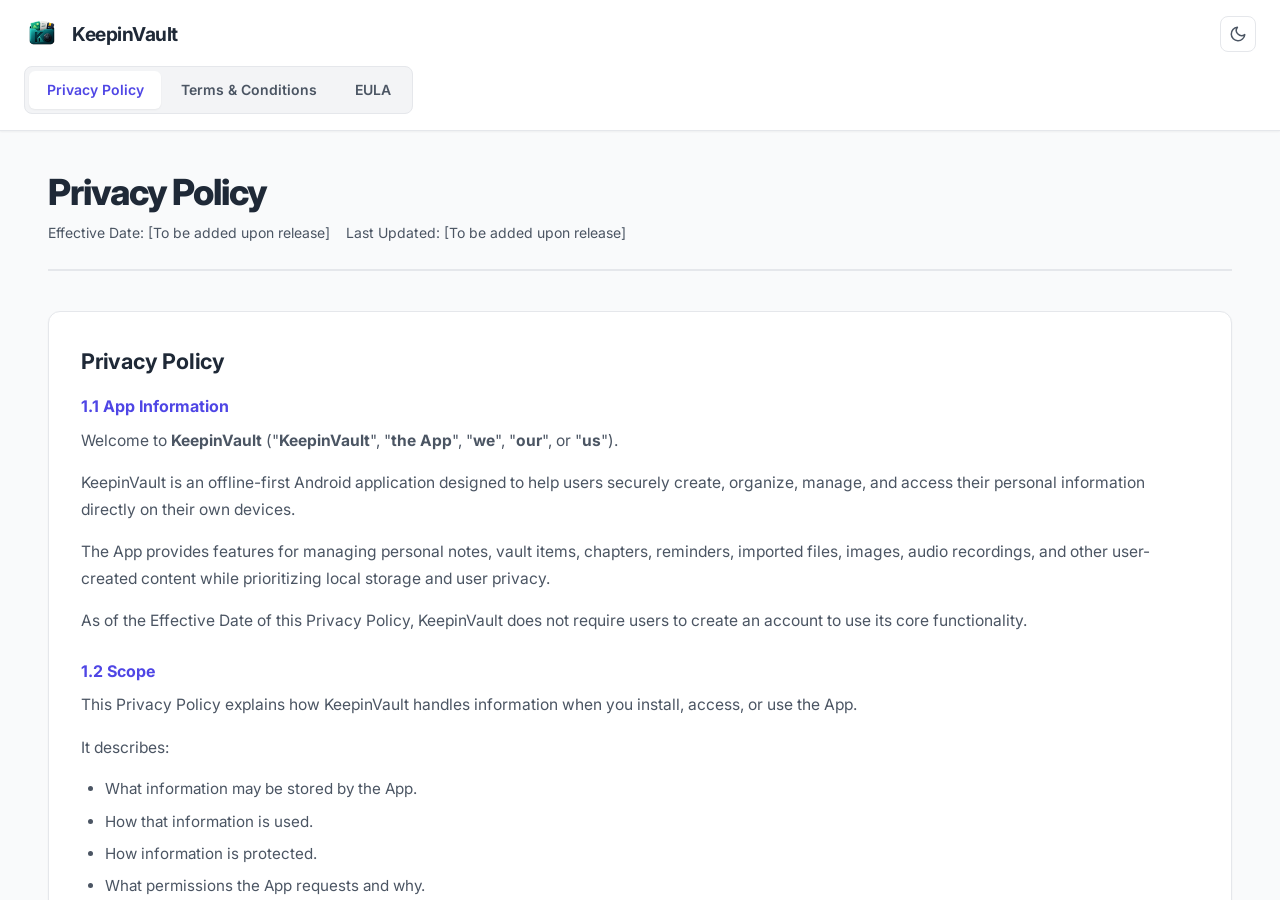
<file: index.html>
<!DOCTYPE html>
<html lang="en">
<head>
  <meta charset="UTF-8">
  <meta name="viewport" content="width=device-width, initial-scale=1.0">
  <title>Privacy Policy — KeepinVault</title>
  <link rel="icon" type="image/png" href="assets/logo.png">
  <link rel="preconnect" href="https://fonts.googleapis.com">
  <link rel="preconnect" href="https://fonts.gstatic.com" crossorigin>
  <link href="https://fonts.googleapis.com/css2?family=Inter:wght@300;400;500;600;700;800&display=swap" rel="stylesheet">
  <link rel="stylesheet" href="assets/style.css">
</head>
<body>

  <header class="app-header">
    <a class="brand-section" href="index.html">
      <img class="brand-icon" src="assets/logo.png" alt="KeepinVault logo">
      <span class="brand-title">KeepinVault</span>
    </a>
    <nav class="page-nav no-print">
      <a href="index.html">Privacy Policy</a>
      <a href="terms-and-conditions.html">Terms &amp; Conditions</a>
      <a href="eula.html">EULA</a>
    </nav>
    <button class="theme-toggle-btn no-print" onclick="toggleTheme()" title="Toggle dark mode">
        <svg id="theme-icon-sun" xmlns="http://www.w3.org/2000/svg" width="18" height="18" viewBox="0 0 24 24" fill="none" stroke="currentColor" stroke-width="2" stroke-linecap="round" stroke-linejoin="round" style="display:none;"><circle cx="12" cy="12" r="5"></circle><line x1="12" y1="1" x2="12" y2="3"></line><line x1="12" y1="21" x2="12" y2="23"></line><line x1="4.22" y1="4.22" x2="5.64" y2="5.64"></line><line x1="18.36" y1="18.36" x2="19.78" y2="19.78"></line><line x1="1" y1="12" x2="3" y2="12"></line><line x1="21" y1="12" x2="23" y2="12"></line><line x1="4.22" y1="19.78" x2="5.64" y2="18.36"></line><line x1="18.36" y1="5.64" x2="19.78" y2="4.22"></line></svg>
        <svg id="theme-icon-moon" xmlns="http://www.w3.org/2000/svg" width="18" height="18" viewBox="0 0 24 24" fill="none" stroke="currentColor" stroke-width="2" stroke-linecap="round" stroke-linejoin="round"><path d="M21 12.79A9 9 0 1 1 11.21 3 7 7 0 0 0 21 12.79z"></path></svg>
      </button>
  </header>

    <main class="content-area">
      <div class="content-wrapper">
        <article class="doc-content">
          <div class="doc-header">
            <h1 class="doc-title">Privacy Policy</h1>
            <div class="meta-info">
              <span class="meta-item">Effective Date: [To be added upon release]</span>
              <span class="meta-item">Last Updated: [To be added upon release]</span>
            </div>
          </div>

<section id="pp-privacy-policy" class="legal-section">
<h3>Privacy Policy</h3>
<h4 id="pp-app-information">1.1 App Information</h4>
<p>Welcome to <strong>KeepinVault</strong> ("<strong>KeepinVault</strong>", "<strong>the App</strong>", "<strong>we</strong>", "<strong>our</strong>", or "<strong>us</strong>").</p>
<p>KeepinVault is an offline-first Android application designed to help users securely create, organize, manage, and access their personal information directly on their own devices.</p>
<p>The App provides features for managing personal notes, vault items, chapters, reminders, imported files, images, audio recordings, and other user-created content while prioritizing local storage and user privacy.</p>
<p>As of the Effective Date of this Privacy Policy, KeepinVault does not require users to create an account to use its core functionality.</p>
<h4 id="pp-scope">1.2 Scope</h4>
<p>This Privacy Policy explains how KeepinVault handles information when you install, access, or use the App.</p>
<p>It describes:</p>
<ul>
<li>What information may be stored by the App.</li>
<li>How that information is used.</li>
<li>How information is protected.</li>
<li>What permissions the App requests and why.</li>
<li>Your rights regarding information stored within the App.</li>
</ul>
<p>This Privacy Policy applies only to the current version of KeepinVault and its features available at the time of publication.</p>
<p>Future versions that introduce additional functionality, including optional online services, may be accompanied by updates to this Privacy Policy where required.</p>
<h4 id="pp-definitions">1.3 Definitions</h4>
<p>For the purposes of this Privacy Policy:</p>
<p><strong>App</strong> means the KeepinVault Android application.</p>
<p><strong>Developer</strong> means the individual owner and developer of KeepinVault.</p>
<p><strong>Personal Content</strong> means any information that you create, import, organize, or store within KeepinVault, including but not limited to:</p>
<ul>
<li>Notes</li>
<li>Chapters</li>
<li>Vault items</li>
<li>Private vault metadata</li>
<li>Images</li>
<li>Audio recordings</li>
<li>Imported files</li>
<li>PDF documents</li>
<li>Reminder information</li>
<li>Tags</li>
<li>Any other information, files, or content supported by the App.</li>
</ul>
<p><strong>Device</strong> means the Android smartphone or tablet on which KeepinVault is installed.</p>
<p><strong>Local Storage</strong> means information stored directly on your Device by KeepinVault rather than on developer-operated servers.</p>
<p><strong>Processing</strong> means any operation performed by the App on Personal Content, including creating, storing, organizing, searching, displaying, modifying application data, deleting, restoring from the Recycle Bin, or Processing means any operation performed by the App on Personal Content, including creating, storing, organizing, searching, displaying, modifying application data, deleting, restoring from the Recycle Bin, and other operations necessary for the App's functionality.</p>
<h4 id="pp-effective-date">1.4 Effective Date</h4>
<p>This Privacy Policy becomes effective on the Effective Date shown at the beginning of this document.</p>
<p>It remains in effect until it is replaced by a newer version published by the Developer.</p>
<p>The <strong>Last Updated</strong> date will be revised whenever material changes are made to this Privacy Policy.</p>
<h4 id="pp-offline-first-philosophy">2.1 Offline-first Philosophy</h4>
<p>KeepinVault is designed as an <strong>offline-first</strong> Android application. Its primary purpose is to allow you to create, organize, and manage your Personal Content directly on your Device without relying on developer-operated servers.</p>
<p>Whenever possible, Personal Content is processed and stored locally to maximize privacy, improve reliability, and reduce unnecessary data transmission.</p>
<h4 id="pp-privacy-principles">2.2 Privacy Principles</h4>
<p>KeepinVault has been developed around the following privacy principles:</p>
<ul>
<li>Your Personal Content belongs to you.</li>
<li>Your Personal Content is stored locally on your Device.</li>
<li>You remain in control of the information you create, import, manage, share, or delete.</li>
<li>The Developer does not collect or maintain developer-operated copies of your Personal Content during the normal operation of the App.</li>
<li>Privacy-related decisions are designed to favor local processing whenever reasonably possible.</li>
</ul>
<h4 id="pp-current-internet-usage">2.3 Current Internet Usage</h4>
<p>Although KeepinVault requests the Android <strong>INTERNET</strong> permission, its current use is limited.</p>
<p>As of the Effective Date of this Privacy Policy, the INTERNET permission is used only for user-initiated actions, including:</p>
<ul>
<li>Opening the online Privacy Policy.</li>
<li>Opening your default email application to contact the Developer using the published support email address.</li>
</ul>
<p>During the normal operation of the App, KeepinVault does <strong>not</strong> upload, synchronize, transmit, or otherwise send your Personal Content to developer-operated servers.</p>
<h4 id="pp-future-online-features">2.4 Future Online Features</h4>
<p>KeepinVault may introduce optional online features in future versions, such as cloud backup or synchronization.</p>
<p>If online features that affect the handling of your Personal Content are introduced, the Developer will update this Privacy Policy before those features become available, where required by applicable law.</p>
<p>Unless and until such features are implemented, this Privacy Policy describes the current offline operation of KeepinVault.</p>
<h4 id="pp-summary-of-data-handling">2.5 Summary of Data Handling</h4>
<p>In summary:</p>
<ul>
<li>Your Personal Content is intended to remain on your Device during normal use.</li>
<li>The Developer does not use analytics or advertising services to monitor your activity within the App.</li>
<li>The Developer does not sell your Personal Content.</li>
<li>The Developer does not collect your Personal Content through developer-operated servers during the App's normal offline operation.</li>
<li>KeepinVault does not currently provide a built-in sharing or export feature.</li>
<li>Future features that materially change how Personal Content is handled will be accompanied by an updated Privacy Policy where appropriate.</li>
</ul>
<h4 id="pp-information-collection">Information Collection</h4>
<h4 id="pp-personal-content">3.1 Personal Content</h4>
<p>KeepinVault allows you to create, import, organize, and manage Personal Content directly on your Device.</p>
<p>Depending on how you use the App, Personal Content may include:</p>
<ul>
<li>Notes</li>
<li>Chapters</li>
<li>Vault items</li>
<li>Private vault metadata</li>
<li>Reminder information</li>
<li>Tags</li>
<li>Images</li>
<li>Audio recordings</li>
<li>PDF documents</li>
<li>Imported files</li>
<li>Application preferences and organizational data</li>
<li>Other information that you intentionally create or import into the App</li>
</ul>
<p>This information is created or provided by you and is primarily stored locally on your Device during the normal operation of the App.</p>
<h4 id="pp-device-information">3.2 Device Information</h4>
<p>During normal operation, KeepinVault does not intentionally collect or transmit device information to the Developer.</p>
<p>KeepinVault does not collect device information such as the device model, manufacturer, Android version, advertising identifiers, or similar device identifiers. The App may request access to Android system capabilities (such as the camera or microphone) only when required to provide functionality you choose to use.</p>
<h4 id="pp-personal-information">3.3 Personal Information</h4>
<p>KeepinVault does not require you to create an account or provide personal information, such as your name, postal address, telephone number, or email address, in order to use its core functionality.</p>
<p>If you voluntarily contact the Developer by email, the information you include in your communication will be received only for the purpose of responding to your inquiry.</p>
<h4 id="pp-automatically-collected-information">3.4 Automatically Collected Information</h4>
<p>As of the Effective Date of this Privacy Policy, KeepinVault does not intentionally collect or transmit the following information to the Developer during the normal operation of the App:</p>
<ul>
<li>Personal Content</li>
<li>Device identifiers</li>
<li>Advertising identifiers</li>
<li>Analytics data</li>
<li>Usage statistics</li>
<li>Location information</li>
<li>Diagnostic telemetry</li>
<li>Marketing information</li>
</ul>
<p>The App performs its primary functions locally on your Device without routinely sending this information to developer-operated servers.</p>
<h4 id="pp-information-we-never-collect">3.5 Information We Never Collect</h4>
<p>As of the Effective Date of this Privacy Policy, the Developer does not intentionally collect or maintain developer-operated copies of:</p>
<ul>
<li>Your notes</li>
<li>Your vault items</li>
<li>Your imported files</li>
<li>Your images</li>
<li>Your audio recordings</li>
<li>Your reminder information</li>
<li>Your passwords, PINs, or patterns</li>
<li>Your biometric information</li>
<li>Your search history within the App</li>
<li>Your Personal Content stored locally on your Device</li>
</ul>
<p>Any future feature that materially changes these practices will be described in an updated Privacy Policy before becoming available, where required by applicable law.</p>
<h4 id="pp-permissions">Permissions</h4>
<p>KeepinVault requests only the permissions that are reasonably necessary to provide its intended functionality. Most permissions are requested only when you use a feature that requires them.</p>
<p>You may choose to deny certain permissions; however, doing so may prevent related features from functioning correctly.</p>
<h4 id="pp-camera">4.1 Camera</h4>
<p><strong>Permission:</strong> Camera</p>
<p>The Camera permission allows you to capture photographs directly within KeepinVault for inclusion in your Personal Content.</p>
<p>The App accesses the camera only when you explicitly choose to capture an image.</p>
<p>The Developer does not receive or store photographs on developer-operated servers during the App's normal operation.</p>
<h4 id="pp-microphone">4.2 Microphone</h4>
<p><strong>Permission:</strong> Microphone (Record Audio)</p>
<p>The Microphone permission allows you to record audio notes within KeepinVault.</p>
<p>Audio recording begins only after you intentionally start a recording.</p>
<p>Recorded audio remains stored locally on your Device unless you later remove it using the App.</p>
<h4 id="pp-photos-media">4.3 Photos &amp; Media</h4>
<p><strong>Permissions:</strong> Photos, Videos and Audio Access</p>
<p>These permissions allow you to select existing media files from your Device for import into KeepinVault.</p>
<p>The App accesses only the files that you explicitly choose to import.</p>
<p>KeepinVault does not automatically browse or collect your media library.</p>
<h4 id="pp-file-access">4.4 File Access</h4>
<p><strong>Permissions:</strong> File Access and legacy storage permissions (where required by older Android versions)</p>
<p>These permissions allow you to import supported files into KeepinVault and manage files stored by the App.</p>
<p>The App accesses only files that you intentionally select or create through its features.</p>
<h4 id="pp-notifications">4.5 Notifications</h4>
<p><strong>Permission:</strong> Notifications</p>
<p>Notification permission allows KeepinVault to display reminder notifications that you create.</p>
<p>The App does not use notifications for advertising, marketing, or promotional purposes.</p>
<h4 id="pp-exact-alarm">4.6 Exact Alarm</h4>
<p><strong>Permission:</strong> Schedule Exact Alarm</p>
<p>This permission is used solely to schedule reminder notifications at the specific date and time selected by you.</p>
<p>KeepinVault uses this permission only for reminder functionality.</p>
<h4 id="pp-full-screen-intent">4.7 Full Screen Intent</h4>
<p><strong>Permission:</strong> Full Screen Intent</p>
<p>This permission is used only for scheduled reminder notifications where Android permits full-screen presentation.</p>
<p>It is not used for advertisements, marketing messages, or unrelated notifications.</p>
<h4 id="pp-internet">4.8 Internet</h4>
<p><strong>Permission:</strong> Internet</p>
<p>KeepinVault requests the Android INTERNET permission for limited user-initiated actions.</p>
<p>As of the Effective Date of this Privacy Policy, it is used only to:</p>
<ul>
<li>Open the online Privacy Policy.</li>
<li>Open your default email application when you choose to contact the Developer at <strong><a href="mailto:khurshidsalman446@gmail.com">khurshidsalman446@gmail.com</a></strong>.</li>
</ul>
<p>The INTERNET permission is <strong>not</strong> used to upload your Personal Content to developer-operated servers during the App's normal operation.</p>
<h4 id="pp-biometric-authentication">4.9 Biometric Authentication</h4>
<p><strong>Feature:</strong> AndroidX BiometricPrompt</p>
<p>Where supported by your Device and enabled by you, KeepinVault may use Android's BiometricPrompt framework to authenticate access to protected areas of the App.</p>
<p>KeepinVault does not receive, collect, or store your fingerprint, face data, or other biometric templates.</p>
<p>Biometric authentication is performed by the Android operating system, and the App receives only the authentication result.</p>
<h4 id="pp-future-permissions-policy">4.10 Future Permissions Policy</h4>
<p>Future versions of KeepinVault may introduce new features that require additional Android permissions.</p>
<p>If a future feature requires new permissions that materially affect how your Personal Content is handled, this Privacy Policy will be updated before those permissions are used, where required by applicable law.</p>
<p>KeepinVault will continue to request only those permissions that are reasonably necessary for the functionality you choose to use.</p>
</section>
<section id="pp-local-storage" class="legal-section">
<h3>Local Storage</h3>
<p>KeepinVault is designed to store your Personal Content locally on your Device. During the normal operation of the App, Personal Content is not stored on developer-operated servers.</p>
<p>Depending on the type of information, KeepinVault stores metadata within its local database while storing file-based content within the App's internal storage.</p>
<h4 id="pp-room-database">5.1 Room Database</h4>
<p>KeepinVault uses a local Room Database to organize and manage application information.</p>
<p>The Room Database primarily stores metadata and application records necessary for the App's operation, including references to locally stored content.</p>
<p>Examples may include:</p>
<ul>
<li>Notes</li>
<li>Chapters</li>
<li>Vault items</li>
<li>Reminder information</li>
<li>Tags</li>
<li>Application preferences</li>
<li>References to imported files</li>
<li>References to images</li>
<li>References to audio recordings</li>
</ul>
<p>The Room Database is stored locally on your Device.</p>
<h4 id="pp-vault-storage">5.2 Vault Storage</h4>
<p>Vault items and their associated metadata are stored locally on your Device.</p>
<p>Where vault items include file-based content, the associated metadata is maintained within the Room Database while the actual files remain within the App's internal storage.</p>
<h4 id="pp-imported-files">5.3 Imported Files</h4>
<p>Supported files that you choose to import into KeepinVault are stored within the App's internal storage.</p>
<p>Information describing those files, such as their associated records or references required for application functionality, may be stored within the Room Database.</p>
<p>Imported files remain under your control and are not uploaded to developer-operated servers during the App's normal operation.</p>
<h4 id="pp-images">5.4 Images</h4>
<p>Images created or imported through KeepinVault are stored within the App's internal storage.</p>
<p>Information required to organize or display those images may be stored within the Room Database.</p>
<h4 id="pp-audio-recordings">5.5 Audio Recordings</h4>
<p>Audio recordings created using KeepinVault are stored within the App's internal storage.</p>
<p>Associated information required for organization or application functionality may be maintained within the Room Database.</p>
<h4 id="pp-reminder-data">5.6 Reminder Data</h4>
<p>Reminder information, scheduling details, and related metadata are stored locally on your Device using the App's local data storage.</p>
<p>This information is used only to provide reminder functionality within KeepinVault.</p>
<h4 id="pp-settings">5.7 Settings</h4>
<p>Application settings and user preferences are stored locally on your Device.</p>
<p>These settings help KeepinVault remember your preferences and application configuration.</p>
<h4 id="pp-security-credentials">5.8 Security Credentials</h4>
<p>Configuration related to App Lock features, such as your selected authentication method and associated application settings, is stored locally on your Device.</p>
<p>Biometric templates, fingerprints, facial recognition data, and similar biometric information are <strong>not</strong> stored by KeepinVault. Biometric authentication is handled by the Android operating system.</p>
<h4 id="pp-recycle-bin">5.9 Recycle Bin</h4>
<p>Deleted Personal Content is initially moved to the Recycle Bin.</p>
<p>Items remain in the Recycle Bin until you permanently remove them.</p>
<p>While content remains in the Recycle Bin, it may be recoverable through the functionality provided by the App.</p>
<h4 id="pp-cache">5.10 Cache</h4>
<p>KeepinVault may create temporary cache files as part of its normal operation to improve performance and user experience.</p>
<p>Cache files are intended to support application functionality and are not used for advertising, analytics, or tracking.</p>
<p>Temporary cache data may be removed by the App or by the Android operating system as appropriate.</p>
</section>
<section id="pp-data-usage" class="legal-section">
<h3>Data Usage</h3>
<p>KeepinVault uses your Personal Content solely to provide the features and functionality of the App. As of the Effective Date of this Privacy Policy, Personal Content is processed locally on your Device during the App's normal operation.</p>
<p>The Developer does not use your Personal Content for advertising, analytics, profiling, marketing, or other unrelated purposes.</p>
<h4 id="pp-feature-functionality">6.1 Feature Functionality</h4>
<p>Personal Content is used only to provide the features that you choose to use within KeepinVault.</p>
<p>Depending on your usage, this may include:</p>
<ul>
<li>Creating and organizing notes.</li>
<li>Managing chapters.</li>
<li>Managing vault items and associated metadata.</li>
<li>Importing supported files.</li>
<li>Displaying images.</li>
<li>Playing audio recordings.</li>
<li>Managing reminder information.</li>
<li>Organizing tags.</li>
<li>Maintaining application preferences.</li>
</ul>
<p>Processing is performed only to support the normal functionality of the App.</p>
<h4 id="pp-local-processing">6.2 Local Processing</h4>
<p>KeepinVault is designed to process Personal Content locally on your Device.</p>
<p>Examples of local processing include:</p>
<ul>
<li>Creating notes.</li>
<li>Editing notes.</li>
<li>Organizing Personal Content.</li>
<li>Displaying locally stored files.</li>
<li>Managing reminders.</li>
<li>Recovering items from the Recycle Bin.</li>
<li>Maintaining application settings.</li>
</ul>
<p>During the normal operation of the App, this processing does not require your Personal Content to be transmitted to developer-operated servers.</p>
<h4 id="pp-search">6.3 Search</h4>
<p>KeepinVault includes a search feature that allows you to locate Personal Content stored within the App.</p>
<p>As of the Effective Date of this Privacy Policy:</p>
<ul>
<li>Search operates only on information managed by KeepinVault.</li>
<li>Search does not search unrelated files stored elsewhere on your Device.</li>
<li>Search is performed locally on your Device.</li>
<li>Search results are not transmitted to the Developer.</li>
</ul>
<h4 id="pp-reminder-scheduling">6.4 Reminder Scheduling</h4>
<p>Reminder information is used only to schedule and manage reminders that you create.</p>
<p>Reminder data is processed locally to:</p>
<ul>
<li>Store reminder details.</li>
<li>Schedule reminder notifications.</li>
<li>Display reminder notifications at the scheduled time, subject to Android system behavior.</li>
</ul>
<p>Reminder information is not used for advertising, analytics, or unrelated purposes.</p>
<h4 id="pp-user-initiated-actions">6.5 User-Initiated Actions</h4>
<p>Certain actions occur only when you explicitly choose to perform them.</p>
<p>Examples include:</p>
<ul>
<li>Importing supported files.</li>
<li>Opening the online Privacy Policy.</li>
<li>Opening your default email application to contact the Developer.</li>
</ul>
<p>These actions occur only in response to your direct interaction with the App.</p>
<h4 id="pp-purpose-limitation">6.6 Purpose Limitation</h4>
<p>KeepinVault uses Personal Content only for the purposes described in this Privacy Policy.</p>
<p>As of the Effective Date of this Privacy Policy, the Developer does not use Personal Content to:</p>
<ul>
<li>Build advertising profiles.</li>
<li>Analyze user behavior for marketing purposes.</li>
<li>Sell Personal Content.</li>
<li>Provide advertising services.</li>
<li>Perform analytics or tracking.</li>
<li>Train artificial intelligence or machine learning systems.</li>
</ul>
<p>If future versions introduce features that materially change how Personal Content is used, this Privacy Policy will be updated before those changes become effective, where required by applicable law.</p>
</section>
<section id="pp-data-sharing" class="legal-section">
<h3>Data Sharing</h3>
<p>As of the Effective Date of this Privacy Policy, KeepinVault is designed to operate without transmitting your Personal Content to developer-operated servers during its normal operation.</p>
<p>The Developer does not intentionally disclose, distribute, or share your Personal Content except where required by applicable law.</p>
<h4 id="pp-developer">7.1 Developer</h4>
<p>The Developer does not collect or maintain developer-operated copies of your Personal Content during the normal operation of the App.</p>
<p>Your Personal Content remains stored locally on your Device unless future functionality described in an updated Privacy Policy provides otherwise.</p>
<h4 id="pp-no-analytics">7.2 No Analytics</h4>
<p>KeepinVault does not use analytics services to monitor how you use the App.</p>
<p>The Developer does not collect usage statistics, behavioral analytics, or similar information for analytical purposes during the App's normal operation.</p>
<h4 id="pp-no-advertising">7.3 No Advertising</h4>
<p>KeepinVault does not include advertising services or advertising SDKs.</p>
<p>Your Personal Content is not used to deliver advertisements or promotional content.</p>
<h4 id="pp-no-tracking">7.4 No Tracking</h4>
<p>KeepinVault does not intentionally track your activity across applications, websites, or services.</p>
<p>The Developer does not build advertising profiles or monitor your behavior for marketing purposes during the normal operation of the App.</p>
<h4 id="pp-no-sale-of-personal-content">7.5 No Sale of Personal Content</h4>
<p>The Developer does not sell, rent, license, or commercially distribute your Personal Content.</p>
<p>Your Personal Content is used only to provide the functionality of KeepinVault as described in this Privacy Policy.</p>
<h4 id="pp-user-sharing-and-export">7.6 User Sharing and Export</h4>
<p>As of the Effective Date of this Privacy Policy, KeepinVault does <strong>not</strong> provide a built-in feature that exports or shares your Personal Content outside the App.</p>
<p>If future versions introduce export, sharing, synchronization, or cloud backup functionality, this Privacy Policy will be updated before those features become available, where required by applicable law.</p>
<p>Until such functionality is implemented, your Personal Content remains within the local storage used by KeepinVault unless removed by you or otherwise handled by the Android operating system.</p>
</section>
<section id="pp-security" class="legal-section">
<h3>Security</h3>
<p>KeepinVault includes security features intended to help restrict unauthorized access to the App and your Personal Content.</p>
<p>These features are designed to work together with the security mechanisms provided by the Android operating system.</p>
<p>No security measure can guarantee absolute protection, and users remain responsible for helping secure their own Devices.</p>
<h4 id="pp-pin">8.1 PIN</h4>
<p>KeepinVault allows you to protect access to the App using a Personal Identification Number (PIN).</p>
<p>When enabled, the PIN must be successfully verified before access is granted to protected areas of the App, unless another configured authentication method is successfully used.</p>
<h4 id="pp-pattern">8.2 Pattern</h4>
<p>KeepinVault supports pattern-based authentication as an alternative App Lock method.</p>
<p>The pattern is verified locally on your Device and is used only to control access to the App.</p>
<h4 id="pp-password">8.3 Password</h4>
<p>KeepinVault also supports password-based App Lock.</p>
<p>Passwords are used only for authenticating access to protected areas of the App and are processed locally during normal operation.</p>
<h4 id="pp-androidx-biometricprompt">8.4 AndroidX BiometricPrompt</h4>
<p>Where supported by your Device and enabled by you, KeepinVault may use Android's BiometricPrompt framework for authentication.</p>
<p>Biometric authentication is performed entirely by the Android operating system.</p>
<p>KeepinVault does not receive, collect, store, or process your fingerprint, facial recognition data, or other biometric templates.</p>
<p>The App receives only the authentication result provided by Android.</p>
<p>If you forget your configured PIN, Pattern, or Password, you may reset your App Lock by successfully authenticating with an already enrolled biometric method. After successful authentication, you may create a new App Lock credential.</p>
<h4 id="pp-local-storage-security">8.5 Local Storage Security</h4>
<p>KeepinVault stores Personal Content locally on your Device.</p>
<p>Application records are maintained within the local Room Database, while file-based content is stored within the App's internal storage.</p>
<p>Access to this information relies primarily on Android's application sandbox and the security mechanisms provided by the operating system.</p>
<p>This Privacy Policy does not represent that locally stored data is encrypted unless such functionality is implemented in a future version.</p>
<h4 id="pp-device-security">8.6 Device Security</h4>
<p>The security of your Personal Content also depends upon the security of your Device.</p>
<p>Features such as your device screen lock, operating system updates, and other Android security mechanisms contribute to protecting information stored by KeepinVault.</p>
<p>The Developer recommends enabling appropriate device-level security features whenever available.</p>
<h4 id="pp-user-responsibility">8.7 User Responsibility</h4>
<p>You are responsible for maintaining the confidentiality of your chosen App Lock credentials.</p>
<p>You should avoid sharing your PIN, Pattern, Password, or access to your unlocked Device with other individuals.</p>
<p>If biometric authentication is enabled, you should ensure that only biometric credentials you trust are enrolled on your Device.</p>
<p>The Developer cannot prevent unauthorized access resulting from an unlocked Device, compromised operating system, shared authentication credentials, or other circumstances outside the Developer's reasonable control.</p>
<h4 id="pp-security-limitations">8.8 Security Limitations</h4>
<p>While KeepinVault is designed to help protect your Personal Content, no software or security mechanism can guarantee complete protection against every possible risk.</p>
<p>Accordingly, the Developer cannot guarantee absolute security or prevent every instance of unauthorized access, data loss, hardware failure, software defects, malicious software, or other security incidents beyond the Developer's reasonable control.</p>
<p>The security measures described in this Privacy Policy should be understood as features intended to improve protection rather than guarantees of absolute security.</p>
</section>
<section id="pp-data-retention" class="legal-section">
<h3>Data Retention</h3>
<p>KeepinVault stores your Personal Content only for as long as it remains on your Device and is retained by you.</p>
<p>The App does not maintain developer-operated copies of your Personal Content and does not retain your information after it has been permanently removed from the App.</p>
<h4 id="pp-lifetime-of-data">9.1 Lifetime of Data</h4>
<p>Personal Content remains stored locally on your Device until one of the following occurs:</p>
<ul>
<li>You permanently delete the content.</li>
<li>The content is removed as part of uninstalling the App.</li>
<li>The content is otherwise removed by you through the functionality provided by KeepinVault.</li>
</ul>
<p>The Developer does not define a fixed retention period for Personal Content.</p>
<p>You control how long your information remains stored within the App.</p>
<h4 id="pp-recycle-bin-1">9.2 Recycle Bin</h4>
<p>When you delete supported Personal Content, it is first moved to the Recycle Bin.</p>
<p>Items stored in the Recycle Bin remain available until you permanently delete them.</p>
<p>KeepinVault does not automatically remove items from the Recycle Bin after a specified period.</p>
<p>While an item remains in the Recycle Bin, it may be restored using the functionality provided by the App.</p>
<h4 id="pp-permanent-deletion">9.3 Permanent Deletion</h4>
<p>When you permanently delete Personal Content from the Recycle Bin, the App removes that content from its normal application storage.</p>
<p>Following permanent deletion, the Developer does not retain a copy of the deleted Personal Content and cannot restore it.</p>
<p>Accordingly, you should permanently delete information only when you are certain that you no longer require it.</p>
<h4 id="pp-app-uninstall">9.4 App Uninstall</h4>
<p>KeepinVault stores its Personal Content within the App's local storage on your Device.</p>
<p>When the App is uninstalled, Android normally removes the App's internal storage and associated application data.</p>
<p>As a result, Personal Content stored exclusively by KeepinVault is expected to be removed when the App is uninstalled.</p>
<p>The Developer cannot recover Personal Content after the App has been uninstalled.</p>
<h4 id="pp-backup-status">9.5 Backup Status</h4>
<p>As of the Effective Date of this Privacy Policy:</p>
<ul>
<li>KeepinVault does not provide an in-app backup feature.</li>
<li>KeepinVault does not provide an in-app restore feature.</li>
<li>The Developer does not maintain cloud backups or developer-operated backups of your Personal Content.</li>
</ul>
<p>Because backup functionality is not currently available, users are responsible for maintaining any copies of information they wish to preserve outside of KeepinVault.</p>
<p>If future versions introduce optional backup or synchronization features, this Privacy Policy will be updated before those features become available, where required by applicable law.</p>
</section>
<section id="pp-third-party-services" class="legal-section">
<h3>Third-Party Services</h3>
<p>As of the Effective Date of this Privacy Policy, KeepinVault is designed to operate without relying on third-party cloud services for its core functionality.</p>
<p>The App does not transmit your Personal Content to developer-operated servers during its normal operation and does not use third-party analytics, advertising, or tracking services.</p>
<h4 id="pp-current-services">10.1 Current Services</h4>
<p>As of the Effective Date of this Privacy Policy, KeepinVault does <strong>not</strong> use third-party online services to:</p>
<ul>
<li>Store your Personal Content.</li>
<li>Synchronize your Personal Content.</li>
<li>Perform analytics.</li>
<li>Display advertisements.</li>
<li>Track your activity.</li>
<li>Provide crash reporting.</li>
<li>Profile users for marketing purposes.</li>
</ul>
<p>The App's primary functionality operates locally on your Device.</p>
<h4 id="pp-android-system-services">10.2 Android System Services</h4>
<p>KeepinVault uses standard Android system services and platform features that are necessary to provide functionality requested by you.</p>
<p>Depending on the features you use, this may include:</p>
<ul>
<li>Camera services.</li>
<li>Media and file selection services.</li>
<li>Notification services.</li>
<li>Exact alarm scheduling.</li>
<li>Biometric authentication.</li>
<li>Application storage managed by Android.</li>
</ul>
<p>These services are provided by the Android operating system and are used only to support the App's functionality.</p>
<h4 id="pp-google-play">10.3 Google Play</h4>
<p>KeepinVault is distributed through the Google Play Store.</p>
<p>Google Play provides the infrastructure through which the App is distributed and updated.</p>
<p>The operation of the Google Play Store and any information processed by Google in connection with its own services are governed by Google's own policies and are independent of this Privacy Policy.</p>
<p>This Privacy Policy applies only to how KeepinVault handles information during its normal operation.</p>
<h4 id="pp-open-source-components">10.4 Open-Source Components</h4>
<p>KeepinVault incorporates open-source software libraries to support application functionality.</p>
<p>These libraries are used to provide technical features such as local data storage, biometric authentication, image handling, background task scheduling, and other application capabilities.</p>
<p>The inclusion of an open-source library does not, by itself, mean that your Personal Content is transmitted to the library's developers or to third-party services.</p>
<h4 id="pp-future-integrations">10.5 Future Integrations</h4>
<p>Future versions of KeepinVault may introduce optional integrations with third-party services, such as cloud backup or synchronization.</p>
<p>If such integrations are implemented and materially affect how your Personal Content is handled, this Privacy Policy will be updated before those features become available, where required by applicable law.</p>
<p>Until such features are implemented, the App operates according to the practices described in this Privacy Policy.</p>
</section>
<section id="pp-childrens-privacy" class="legal-section">
<h3>Children's Privacy</h3>
<p>KeepinVault is not specifically designed or marketed for children.</p>
<p>As of the Effective Date of this Privacy Policy, the App operates without requiring user accounts or collecting Personal Content through developer-operated servers during its normal operation.</p>
<p>Because Personal Content is stored locally on the Device, the Developer does not knowingly collect or maintain developer-operated copies of Personal Content created by children or adults through the normal use of the App.</p>
<p>If a parent, legal guardian, or user believes that information has been provided directly to the Developer through email or another communication channel and wishes to request its removal, they may contact the Developer using the contact information provided in this Privacy Policy.</p>
<p>The Developer will make reasonable efforts to address such requests in accordance with applicable law.</p>
<p>If future versions of KeepinVault introduce online features, user accounts, or other functionality that materially changes how children's information is handled, this Privacy Policy will be updated before those features become available, where required by applicable law.</p>
</section>
<section id="pp-user-rights" class="legal-section">
<h3>User Rights</h3>
<p>Because KeepinVault is designed as an offline-first application, you retain direct control over the Personal Content stored within the App on your Device.</p>
<p>The rights described in this section relate to the functionality currently provided by KeepinVault and do not limit any rights you may have under applicable law.</p>
<h4 id="pp-right-to-access">12.1 Right to Access</h4>
<p>You may access the Personal Content stored within KeepinVault at any time through the App's normal functionality.</p>
<p>As of the Effective Date of this Privacy Policy, the Developer does not maintain developer-operated copies of your Personal Content and therefore cannot provide copies of information that exists only on your Device.</p>
<h4 id="pp-right-to-delete">12.2 Right to Delete</h4>
<p>You may delete your Personal Content using the functionality provided by KeepinVault.</p>
<p>Deleted items are first moved to the Recycle Bin, where they remain until you permanently remove them.</p>
<p>Once Personal Content has been permanently deleted, the Developer cannot recover or restore it.</p>
<h4 id="pp-export">12.3 Export</h4>
<p>As of the Effective Date of this Privacy Policy, KeepinVault does <strong>not</strong> provide a built-in export feature.</p>
<p>Accordingly, the Developer cannot provide exported copies of Personal Content through the App.</p>
<p>If a future version introduces export functionality, this Privacy Policy will be updated before that functionality becomes available, where required by applicable law.</p>
<h4 id="pp-permission-control">12.4 Permission Control</h4>
<p>You control whether Android permissions requested by KeepinVault are granted.</p>
<p>Depending on your Device and Android version, permissions may be granted, denied, or revoked through the Android operating system.</p>
<p>If a required permission is denied or revoked, certain App features may become unavailable or operate with reduced functionality.</p>
<h4 id="pp-device-control">12.5 Device Control</h4>
<p>Because Personal Content is stored locally on your Device, you remain responsible for managing your Device and its security.</p>
<p>You may remove KeepinVault and its locally stored data by uninstalling the App.</p>
<p>The Developer does not retain developer-operated copies of your Personal Content after the App has been removed.</p>
<h4 id="pp-contacting-the-developer">12.6 Contacting the Developer</h4>
<p>If you have questions about this Privacy Policy or how KeepinVault handles information, you may contact the Developer at:</p>
<p><strong>Email:</strong> <a href="mailto:khurshidsalman446@gmail.com">khurshidsalman446@gmail.com</a></p>
<p>The Developer will make reasonable efforts to respond to legitimate privacy-related inquiries.</p>
</section>
<section id="pp-changes-to-this-privacy-policy" class="legal-section">
<h3>Changes to this Privacy Policy</h3>
<p>The Developer may update this Privacy Policy from time to time to reflect changes in:</p>
<ul>
<li>The features or functionality of KeepinVault.</li>
<li>Applicable laws or regulations.</li>
<li>Android platform requirements.</li>
<li>Security practices.</li>
<li>Third-party integrations.</li>
<li>Other operational or legal requirements.</li>
</ul>
<p>When material changes are made that affect how Personal Content is handled, the <strong>Last Updated</strong> date at the beginning of this Privacy Policy will be revised.</p>
<p>Where required by applicable law, additional notice or consent may be provided before such changes become effective.</p>
<p>Unless otherwise stated, an updated Privacy Policy applies from its stated Effective Date and replaces all previous versions of this Privacy Policy.</p>
<p>Users are encouraged to review this Privacy Policy periodically to remain informed about how KeepinVault handles Personal Content.</p>
<p>Future features that introduce online services, cloud synchronization, backup functionality, user accounts, or other material changes to data handling will be accompanied by an updated Privacy Policy before those features become available, where required by applicable law.</p>
</section>
<section id="pp-contact-information" class="legal-section">
<h3>Contact Information</h3>
<p>If you have any questions, concerns, or requests regarding this Privacy Policy or the privacy practices of KeepinVault, you may contact the Developer using the contact information below.</p>
<p>The Developer welcomes legitimate privacy-related inquiries and will make reasonable efforts to respond within an appropriate timeframe.</p>
<h4 id="pp-privacy-contact">14.1 Privacy Contact</h4>
<p><strong>Developer:</strong> Individual Developer of KeepinVault</p>
<p><strong>Email:</strong> <a href="mailto:khurshidsalman446@gmail.com">khurshidsalman446@gmail.com</a></p>
<h4 id="pp-types-of-inquiries">14.2 Types of Inquiries</h4>
<p>You may contact the Developer regarding matters including, but not limited to:</p>
<ul>
<li>Questions about this Privacy Policy.</li>
<li>Privacy-related concerns.</li>
<li>Requests for clarification regarding how KeepinVault handles Personal Content.</li>
<li>Questions regarding Android permissions used by the App.</li>
<li>Reporting suspected privacy or security issues.</li>
<li>General privacy-related feedback.</li>
</ul>
<h4 id="pp-support-limitations">14.3 Support Limitations</h4>
<p>Because KeepinVault is an offline-first application and the Developer does not maintain developer-operated copies of your Personal Content, the Developer cannot:</p>
<ul>
<li>Recover Personal Content that has been permanently deleted.</li>
<li>Restore Personal Content after the App has been uninstalled.</li>
<li>Access Personal Content stored only on your Device.</li>
<li>Retrieve or reset your App Lock credentials on your behalf.</li>
</ul>
<p>Support provided by the Developer is therefore limited to assistance with the application itself and general privacy-related inquiries.</p>
<h4 id="pp-future-contact-methods">14.4 Future Contact Methods</h4>
<p>If additional official contact methods, such as a website or support portal, are introduced in future versions of KeepinVault, this Privacy Policy may be updated to include those contact details.</p>
</section>
<section id="pp-privacy-summary" class="legal-section">
<h3>Privacy Summary</h3>
<p>This section provides a simplified overview of the key principles described throughout this Privacy Policy. It is intended as a convenient summary only. In the event of any inconsistency, the detailed provisions of this Privacy Policy shall prevail.</p>
<h4 id="pp-privacy-at-a-glance">15.1 Privacy at a Glance</h4>
<p>As of the Effective Date of this Privacy Policy:</p>
<ul>
<li>KeepinVault is designed as an offline-first application.</li>
<li>Your Personal Content is stored locally on your Device.</li>
<li>The Developer does not maintain developer-operated copies of your Personal Content during the App's normal operation.</li>
<li>No user account is required to use the App.</li>
<li>The App does not use advertising, analytics, or tracking services during its normal operation.</li>
<li>Personal Content is not sold or commercially distributed by the Developer.</li>
<li>The App requests only those Android permissions that are reasonably necessary to provide its features.</li>
</ul>
<h4 id="pp-your-control">15.2 Your Control</h4>
<p>You remain in control of the Personal Content stored within KeepinVault.</p>
<p>You may:</p>
<ul>
<li>Create and manage your Personal Content.</li>
<li>Delete Personal Content.</li>
<li>Restore supported content from the Recycle Bin before permanent deletion.</li>
<li>Control Android permissions through your Device settings.</li>
<li>Remove the App and its locally stored data by uninstalling KeepinVault.</li>
</ul>
<p>As of the Effective Date of this Privacy Policy, KeepinVault does not provide an in-app export or backup feature.</p>
<h4 id="pp-security-1">15.3 Security</h4>
<p>KeepinVault provides security features including PIN, Pattern, Password, and Android biometric authentication to help protect access to the App.</p>
<p>Personal Content is stored locally using the storage architecture described in this Privacy Policy.</p>
<p>The security of your Personal Content also depends on the security of your Device and the Android operating system.</p>
<h4 id="pp-future-features">15.4 Future Features</h4>
<p>Future versions of KeepinVault may introduce optional online services, cloud backup, synchronization, export functionality, or other features that materially affect how Personal Content is handled.</p>
<p>If such features are implemented, this Privacy Policy will be updated before they become available, where required by applicable law.</p>
<h4 id="pp-contact">15.5 Contact</h4>
<p>If you have questions regarding this Privacy Policy or the privacy practices of KeepinVault, you may contact the Developer at:</p>
<p><strong>Email:</strong> <strong><a href="mailto:khurshidsalman446@gmail.com">khurshidsalman446@gmail.com</a></strong></p>
<h4 id="pp-final-statement">15.6 Final Statement</h4>
<p>The Developer is committed to designing KeepinVault with privacy, transparency, and user control as core principles.</p>
<p>This Privacy Policy reflects the current implementation of KeepinVault as of its Effective Date and should be read together with any future updates published by the Developer.</p>
</section>
        </article>
      </div>
    </main>
  </div>

  <script src="assets/script.js"></script>
</body>
</html>
</file>
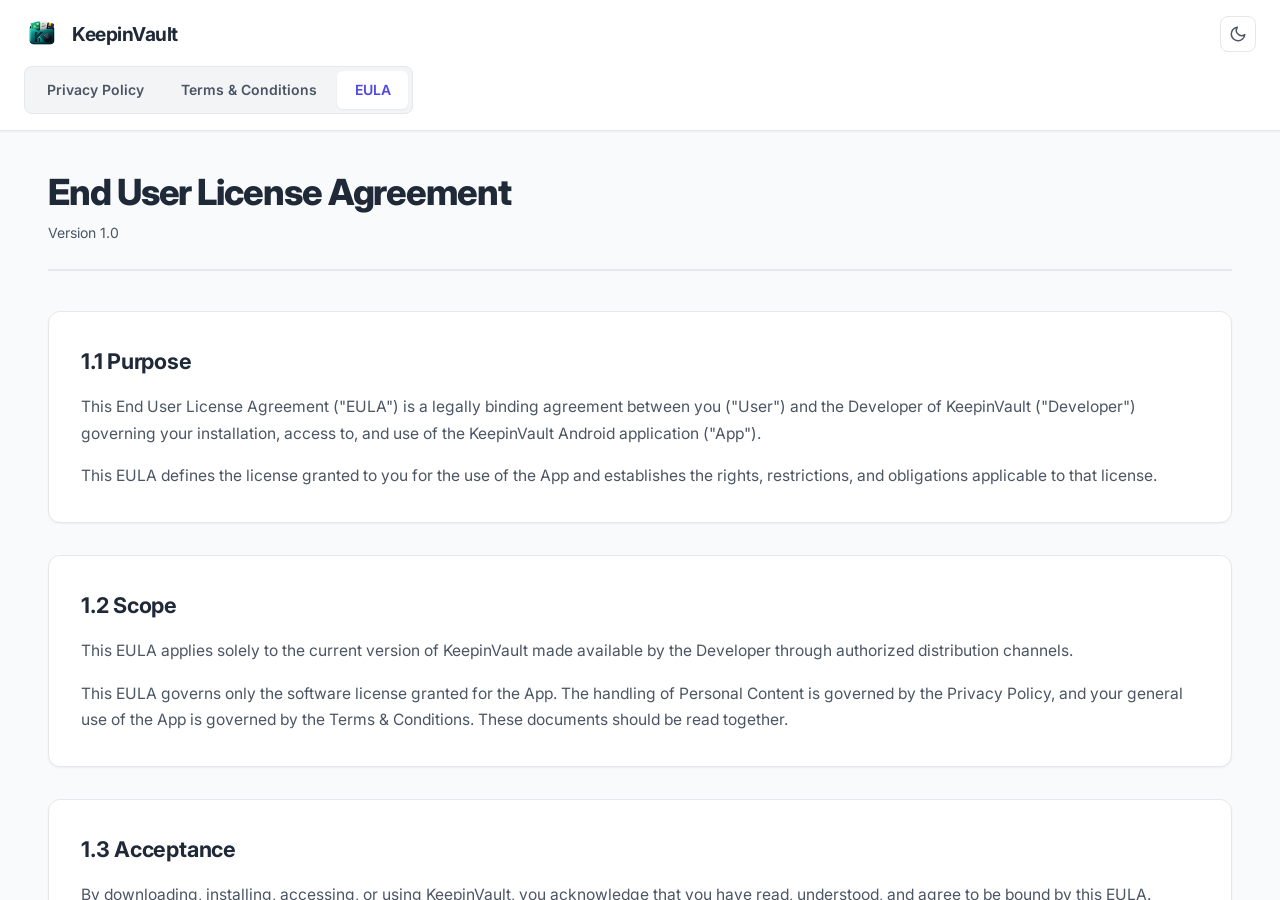
<file: eula.html>
<!DOCTYPE html>
<html lang="en">
<head>
  <meta charset="UTF-8">
  <meta name="viewport" content="width=device-width, initial-scale=1.0">
  <title>End User License Agreement — KeepinVault</title>
  <link rel="icon" type="image/png" href="assets/logo.png">
  <link rel="preconnect" href="https://fonts.googleapis.com">
  <link rel="preconnect" href="https://fonts.gstatic.com" crossorigin>
  <link href="https://fonts.googleapis.com/css2?family=Inter:wght@300;400;500;600;700;800&display=swap" rel="stylesheet">
  <link rel="stylesheet" href="assets/style.css">
</head>
<body>

  <header class="app-header">
    <a class="brand-section" href="index.html">
      <img class="brand-icon" src="assets/logo.png" alt="KeepinVault logo">
      <span class="brand-title">KeepinVault</span>
    </a>
    <nav class="page-nav no-print">
      <a href="index.html">Privacy Policy</a>
      <a href="terms-and-conditions.html">Terms &amp; Conditions</a>
      <a href="eula.html">EULA</a>
    </nav>
    <button class="theme-toggle-btn no-print" onclick="toggleTheme()" title="Toggle dark mode">
        <svg id="theme-icon-sun" xmlns="http://www.w3.org/2000/svg" width="18" height="18" viewBox="0 0 24 24" fill="none" stroke="currentColor" stroke-width="2" stroke-linecap="round" stroke-linejoin="round" style="display:none;"><circle cx="12" cy="12" r="5"></circle><line x1="12" y1="1" x2="12" y2="3"></line><line x1="12" y1="21" x2="12" y2="23"></line><line x1="4.22" y1="4.22" x2="5.64" y2="5.64"></line><line x1="18.36" y1="18.36" x2="19.78" y2="19.78"></line><line x1="1" y1="12" x2="3" y2="12"></line><line x1="21" y1="12" x2="23" y2="12"></line><line x1="4.22" y1="19.78" x2="5.64" y2="18.36"></line><line x1="18.36" y1="5.64" x2="19.78" y2="4.22"></line></svg>
        <svg id="theme-icon-moon" xmlns="http://www.w3.org/2000/svg" width="18" height="18" viewBox="0 0 24 24" fill="none" stroke="currentColor" stroke-width="2" stroke-linecap="round" stroke-linejoin="round"><path d="M21 12.79A9 9 0 1 1 11.21 3 7 7 0 0 0 21 12.79z"></path></svg>
      </button>
  </header>

    <main class="content-area">
      <div class="content-wrapper">
        <article class="doc-content">
          <div class="doc-header">
            <h1 class="doc-title">End User License Agreement</h1>
            <div class="meta-info">
              <span class="meta-item">Version 1.0</span>
            </div>
          </div>

<section id="eula-purpose" class="legal-section">
<h3>1.1 Purpose</h3>
<p>This End User License Agreement ("EULA") is a legally binding agreement between you ("User") and the Developer of KeepinVault ("Developer") governing your installation, access to, and use of the KeepinVault Android application ("App").</p>
<p>This EULA defines the license granted to you for the use of the App and establishes the rights, restrictions, and obligations applicable to that license.</p>
</section>
<section id="eula-scope" class="legal-section">
<h3>1.2 Scope</h3>
<p>This EULA applies solely to the current version of KeepinVault made available by the Developer through authorized distribution channels.</p>
<p>This EULA governs only the software license granted for the App. The handling of Personal Content is governed by the Privacy Policy, and your general use of the App is governed by the Terms &amp; Conditions. These documents should be read together.</p>
</section>
<section id="eula-acceptance" class="legal-section">
<h3>1.3 Acceptance</h3>
<p>By downloading, installing, accessing, or using KeepinVault, you acknowledge that you have read, understood, and agree to be bound by this EULA.</p>
<p>If you do not agree with any provision of this EULA, you must not install, access, or use the App.</p>
<p>Continued use of KeepinVault constitutes acceptance of this EULA and any future revisions that become effective in accordance with applicable law.</p>
</section>
<section id="eula-nature-of-the-license" class="legal-section">
<h3>1.4 Nature of the License</h3>
<p>KeepinVault is licensed, not sold.</p>
<p>Your installation or use of the App grants you a limited right to use the software in accordance with this EULA. No ownership rights in the App or its intellectual property are transferred to you by virtue of installing or using KeepinVault.</p>
</section>
<section id="eula-app" class="legal-section">
<h3>2.1 App</h3>
<p><strong>App</strong> means the KeepinVault Android application, including its software, features, updates, documentation, and any components made available by the Developer under this End User License Agreement.</p>
</section>
<section id="eula-developer" class="legal-section">
<h3>2.2 Developer</h3>
<p><strong>Developer</strong> means the individual owner and developer of KeepinVault.</p>
<p>Where this EULA refers to <strong>"we," "our,"</strong> or <strong>"us,"</strong> it refers to the Developer.</p>
</section>
<section id="eula-user" class="legal-section">
<h3>2.3 User</h3>
<p><strong>User</strong> means an individual who lawfully downloads, installs, accesses, or uses KeepinVault under the License granted by this EULA.</p>
<p>Where this EULA refers to <strong>"you"</strong> or <strong>"your,"</strong> it refers to the User.</p>
</section>
<section id="eula-device" class="legal-section">
<h3>2.4 Device</h3>
<p><strong>Device</strong> means an Android smartphone, tablet, or other compatible Android device on which KeepinVault is installed or used.</p>
</section>
<section id="eula-license" class="legal-section">
<h3>2.5 License</h3>
<p><strong>License</strong> means the limited, personal, non-exclusive, non-transferable, revocable permission granted by the Developer under this EULA to install and use KeepinVault in accordance with its terms.</p>
<p>The License grants only the right to use the App and does not transfer ownership of the App or any intellectual property rights.</p>
</section>
<section id="eula-personal-device" class="legal-section">
<h3>2.6 Personal Device</h3>
<p><strong>Personal Device</strong> means a compatible Android Device that is personally owned, possessed, or otherwise lawfully used by you for your own personal purposes.</p>
<p>Subject to this EULA, you may install and use KeepinVault on any number of your Personal Devices.</p>
<p>The License granted under this EULA remains personal to you and may not be transferred, assigned, sublicensed, or otherwise granted to another individual.</p>
<p>Other individuals may use KeepinVault only while it remains installed on a Personal Device under your control. Such use does not transfer the License or grant any independent rights under this EULA.</p>
</section>
<section id="eula-authorized-distribution" class="legal-section">
<h3>2.7 Authorized Distribution</h3>
<p><strong>Authorized Distribution</strong> means distribution of KeepinVault through Google Play or any other distribution channel expressly authorized by the Developer.</p>
<p>Downloading the App from unauthorized sources is not authorized by this EULA unless expressly permitted by the Developer.</p>
</section>
<section id="eula-related-legal-documents" class="legal-section">
<h3>2.8 Related Legal Documents</h3>
<p><strong>Privacy Policy</strong> means the Privacy Policy accompanying KeepinVault describing how information is handled during the normal operation of the App.</p>
<p><strong>Terms &amp; Conditions</strong> means the Terms &amp; Conditions governing the general use of KeepinVault.</p>
<p>These documents complement this EULA and should be read together where applicable.</p>
</section>
<section id="eula-license-grant" class="legal-section">
<h3>3.1 License Grant</h3>
<p>Subject to your continued compliance with this EULA, the Developer grants you a limited, personal, non-exclusive, non-transferable, revocable License to download, install, and use KeepinVault solely for your personal, non-commercial use.</p>
<p>This License permits only the use of the App in accordance with this EULA and does not transfer ownership of the App or any intellectual property rights to you.</p>
</section>
<section id="eula-personal-installation-rights" class="legal-section">
<h3>3.2 Personal Installation Rights</h3>
<p>You may install and use KeepinVault on any number of your Personal Devices.</p>
<p>Each installation must remain under your personal control and be used in accordance with this EULA.</p>
<p>Other individuals may use the installed copy only while it remains on a Personal Device under your control. Such use does not create any separate License or independent rights under this EULA.</p>
<p>You may not sell, assign, sublicense, lease, lend, transfer, or otherwise provide the License to another individual or organization.</p>
</section>
<section id="eula-scope-of-the-license" class="legal-section">
<h3>3.3 Scope of the License</h3>
<p>The License granted under this EULA authorizes you only to:</p>
<ul>
<li>Download the App from an Authorized Distribution channel.</li>
<li>Install the App on your Personal Devices.</li>
<li>Access and use the features provided by the current version of KeepinVault.</li>
<li>Receive updates made available by the Developer through Authorized Distribution channels.</li>
</ul>
<p>No rights are granted except those expressly described in this EULA.</p>
</section>
<section id="eula-non-transferable-license" class="legal-section">
<h3>3.4 Non-Transferable License</h3>
<p>The License is granted solely to you.</p>
<p>You may not sell, assign, sublicense, lease, lend, transfer, or otherwise provide the License or your rights under this EULA to another individual or organization.</p>
<p>Any attempted transfer of the License contrary to this EULA is void.</p>
</section>
<section id="eula-non-commercial-use" class="legal-section">
<h3>3.5 Non-Commercial Use</h3>
<p>KeepinVault is licensed solely for personal, non-commercial use.</p>
<p>Unless the Developer provides prior written permission, you may not use the App:</p>
<ul>
<li>As part of a commercial service.</li>
<li>For commercial redistribution.</li>
<li>For commercial hosting or deployment.</li>
<li>In any manner primarily intended to generate commercial revenue from the App itself.</li>
</ul>
<p>Nothing in this section restricts your ownership of, or rights in, your own Personal Content created using KeepinVault.</p>
</section>
<section id="eula-reservation-of-rights" class="legal-section">
<h3>3.6 Reservation of Rights</h3>
<p>All rights not expressly granted under this EULA remain reserved by the Developer.</p>
<p>No implied License, ownership interest, or additional rights are granted beyond those expressly stated in this EULA.</p>
</section>
<section id="eula-personal-use" class="legal-section">
<h3>4.1 Personal Use</h3>
<p>KeepinVault is licensed solely for personal, non-commercial use.</p>
<p>You may use the App to create, organize, manage, and access your Personal Content using the functionality provided by the App.</p>
</section>
<section id="eula-permitted-functionality" class="legal-section">
<h3>4.2 Permitted Functionality</h3>
<p>Subject to this EULA, you may use the features made available in the current version of KeepinVault, including functionality relating to notes, vault items, reminders, imported files, application settings, and other supported features.</p>
<p>Your use of the App must remain consistent with its intended purpose and this EULA.</p>
</section>
<section id="eula-configuration-and-settings" class="legal-section">
<h3>4.3 Configuration and Settings</h3>
<p>You may customize the App using the configuration options and settings provided by the Developer.</p>
<p>This includes changing preferences, security settings, themes, notification settings, and other user-configurable options made available within the App.</p>
<p>Such customization does not grant permission to modify the App itself.</p>
</section>
<section id="eula-personal-content" class="legal-section">
<h3>4.4 Personal Content</h3>
<p>You may create, import, organize, store, manage, and permanently delete your own Personal Content using the App.</p>
<p>Ownership of your Personal Content remains with you and is governed by the applicable Terms &amp; Conditions and Privacy Policy.</p>
</section>
<section id="eula-offline-use" class="legal-section">
<h3>4.5 Offline Use</h3>
<p>KeepinVault is designed as an offline-first Android application.</p>
<p>You may use the App without a continuous Internet connection, except where limited Internet connectivity is required for specific user-initiated functions or future features made available by the Developer.</p>
</section>
<section id="eula-compliance-with-the-eula" class="legal-section">
<h3>4.6 Compliance with the EULA</h3>
<p>You agree to use KeepinVault only in accordance with this EULA, the accompanying Terms &amp; Conditions, applicable laws, and the intended functionality of the App.</p>
<p>Any use outside the scope of this EULA is not authorized.</p>
</section>
<section id="eula-no-modification-of-the-app" class="legal-section">
<h3>4.7 No Modification of the App</h3>
<p>Except for configuration options and settings intentionally provided within the App, you may not modify, alter, adapt, patch, translate, or create derivative works of KeepinVault without the Developer's prior written permission.</p>
<p>Nothing in this section restricts your ability to configure the App using features intentionally provided by the Developer.</p>
</section>
<section id="eula-no-redistribution" class="legal-section">
<h3>5.1 No Redistribution</h3>
<p>The License granted under this EULA authorizes you to use KeepinVault only as expressly permitted.</p>
<p>You may not redistribute, republish, mirror, host, upload, or otherwise make the App or its installation package (APK or equivalent) available to another person or through any unauthorized distribution channel without the Developer's prior written permission.</p>
</section>
<section id="eula-no-commercial-exploitation" class="legal-section">
<h3>5.2 No Commercial Exploitation</h3>
<p>You may not sell, rent, lease, sublicense, commercially distribute, or otherwise exploit KeepinVault or any part of the App for commercial purposes without the Developer's prior written permission.</p>
</section>
<section id="eula-no-reverse-engineering" class="legal-section">
<h3>5.3 No Reverse Engineering</h3>
<p>Except to the extent that applicable law expressly prohibits such restrictions, you may not:</p>
<ul>
<li>Reverse engineer.</li>
<li>Decompile.</li>
<li>Disassemble.</li>
<li>Decode.</li>
<li>Attempt to derive the source code.</li>
<li>Attempt to discover the underlying structure, algorithms, or implementation of the App.</li>
</ul>
</section>
<section id="eula-no-modification-of-the-software" class="legal-section">
<h3>5.4 No Modification of the Software</h3>
<p>Except for user-configurable settings and preferences intentionally provided within the App, you may not modify, adapt, patch, translate, create derivative works from, or otherwise alter the App without the Developer's prior written permission.</p>
</section>
<section id="eula-no-circumvention" class="legal-section">
<h3>5.5 No Circumvention</h3>
<p>You may not intentionally bypass, disable, interfere with, or attempt to circumvent licensing mechanisms, security features, authentication mechanisms, or other protective measures incorporated into KeepinVault.</p>
</section>
<section id="eula-authorized-distribution-only" class="legal-section">
<h3>5.6 Authorized Distribution Only</h3>
<p>You should obtain KeepinVault only through Google Play or another Authorized Distribution channel expressly authorized by the Developer.</p>
<p>The Developer is not responsible for modified, unofficial, or unauthorized copies of the App obtained from third-party sources.</p>
</section>
<section id="eula-compliance-with-applicable-law" class="legal-section">
<h3>5.7 Compliance with Applicable Law</h3>
<p>You must not use KeepinVault in any manner that violates applicable laws or regulations.</p>
<p>Nothing in this EULA authorizes unlawful use of the App.</p>
</section>
<section id="eula-reservation-of-rights-1" class="legal-section">
<h3>5.8 Reservation of Rights</h3>
<p>Any use of KeepinVault outside the rights expressly granted by this EULA is unauthorized.</p>
<p>The Developer reserves all rights not expressly granted under this EULA.</p>
</section>
<section id="eula-ownership" class="legal-section">
<h3>6.1 Ownership</h3>
<p>KeepinVault, including the App, its source code, object code, design, user interface, graphics, branding, logos, documentation, and all other components of the App, is the intellectual property of the Developer or is used under a valid license where applicable.</p>
<p>Except for your Personal Content, no ownership rights in the App are transferred to you under this EULA.</p>
<p>Nothing in this EULA shall be interpreted as granting you any ownership interest in KeepinVault or its intellectual property.</p>
</section>
<section id="eula-copyright" class="legal-section">
<h3>6.2 Copyright</h3>
<p>The App and its original content are protected by applicable copyright and other intellectual property laws.</p>
<p>You may not copy, reproduce, distribute, publish, modify, or create derivative works of the App except as expressly permitted by this EULA or applicable law.</p>
</section>
<section id="eula-name-and-logo" class="legal-section">
<h3>6.3 Name and Logo</h3>
<p>The name <strong>KeepinVault</strong>, its logo, branding, icons, visual identity, and associated branding elements are owned by the Developer.</p>
<p>Nothing in this EULA grants you permission to use the KeepinVault name, logo, or branding in a manner that suggests sponsorship, endorsement, ownership, affiliation, or authorization without the Developer's prior written permission.</p>
</section>
<section id="eula-user-personal-content" class="legal-section">
<h3>6.4 User Personal Content</h3>
<p>Ownership of your Personal Content remains with you.</p>
<p>Nothing in this EULA transfers ownership of your notes, vault items, imported files, reminders, images, audio recordings, or other Personal Content created or stored using the App.</p>
<p>The Developer claims no ownership of your Personal Content solely because it is stored or managed using KeepinVault.</p>
</section>
<section id="eula-third-party-components" class="legal-section">
<h3>6.5 Third-Party Components</h3>
<p>KeepinVault may include third-party libraries, frameworks, or other software components that are licensed under their respective licenses.</p>
<p>Ownership of such third-party components remains with their respective copyright holders.</p>
<p>Nothing in this EULA transfers ownership of any third-party intellectual property to you or to the Developer beyond the rights granted under the applicable third-party licenses.</p>
</section>
<section id="eula-reservation-of-intellectual-property-rights" class="legal-section">
<h3>6.6 Reservation of Intellectual Property Rights</h3>
<p>All intellectual property rights not expressly granted to you under this EULA remain reserved by the Developer or their respective owners.</p>
<p>The License granted under this EULA provides only a limited right to use the App and does not transfer any ownership interest in the App or its intellectual property.</p>
</section>
<section id="eula-availability-of-updates" class="legal-section">
<h3>7.1 Availability of Updates</h3>
<p>The Developer may provide updates, upgrades, patches, bug fixes, security improvements, compatibility updates, or new versions of KeepinVault from time to time.</p>
<p>Updates may be distributed through Google Play or another Authorized Distribution channel.</p>
</section>
<section id="eula-mandatory-updates" class="legal-section">
<h3>7.2 Mandatory Updates</h3>
<p>Certain updates may be designated as mandatory by the Developer.</p>
<p>Where an update is required for security, compatibility, stability, legal compliance, or continued operation of the App, you may be required to install that update before continuing to use some or all functionality of KeepinVault.</p>
<p>Failure to install a mandatory update may result in reduced functionality, incompatibility, or inability to use portions of the App.</p>
</section>
<section id="eula-effect-of-updates" class="legal-section">
<h3>7.3 Effect of Updates</h3>
<p>Updates may:</p>
<ul>
<li>Correct software defects.</li>
<li>Improve security.</li>
<li>Improve performance.</li>
<li>Add, modify, or remove features.</li>
<li>Improve compatibility with Android Devices or newer Android versions.</li>
<li>Modify the user interface or user experience.</li>
</ul>
<p>The Developer does not guarantee that every feature available in a previous version will remain unchanged in future versions.</p>
</section>
<section id="eula-no-obligation-to-provide-updates" class="legal-section">
<h3>7.4 No Obligation to Provide Updates</h3>
<p>Except where required by applicable law, nothing in this EULA obligates the Developer to provide updates, upgrades, maintenance, support, or continued development of KeepinVault.</p>
<p>The timing, frequency, content, availability, and designation of updates as mandatory or optional are determined solely by the Developer.</p>
</section>
<section id="eula-continued-application-of-the-eula" class="legal-section">
<h3>7.5 Continued Application of the EULA</h3>
<p>Unless accompanied by a separate license agreement, every update provided for KeepinVault becomes part of the App and remains subject to this EULA.</p>
<p>Your continued installation or use of an updated version of the App constitutes acceptance of this EULA as it applies to that version.</p>
</section>
<section id="eula-compatibility" class="legal-section">
<h3>7.6 Compatibility</h3>
<p>The Developer will make reasonable efforts to maintain compatibility with supported Android versions.</p>
<p>However, compatibility with every Android Device, manufacturer customization, operating system version, or third-party software configuration cannot be guaranteed.</p>
<p>Users remain responsible for maintaining a compatible Device and software environment.</p>
</section>
<section id="eula-third-party-components-1" class="legal-section">
<h3>8.1 Third-Party Components</h3>
<p>KeepinVault may include or depend upon third-party open-source libraries, frameworks, or other software components that are licensed under their respective open-source licenses.</p>
<p>These components remain the intellectual property of their respective copyright holders and are not owned by the Developer.</p>
</section>
<section id="eula-applicable-licenses" class="legal-section">
<h3>8.2 Applicable Licenses</h3>
<p>Each third-party component included in KeepinVault remains subject to its own applicable license terms.</p>
<p>Nothing in this EULA modifies, replaces, restricts, or supersedes the rights and obligations granted under those third-party licenses.</p>
<p>To the extent required by applicable open-source licenses, those license terms shall prevail with respect to the applicable third-party components.</p>
</section>
<section id="eula-availability-of-license-information" class="legal-section">
<h3>8.3 Availability of License Information</h3>
<p>Information regarding third-party open-source components, including their applicable licenses and copyright notices where required, is made available:</p>
<ul>
<li>Within the App; and</li>
<li>Through the official KeepinVault GitHub repository.</li>
</ul>
<p>The availability and format of such information may change as third-party components are added, removed, or updated.</p>
<p>Copies of applicable third-party licenses are provided solely to satisfy the requirements of those respective licenses and do not affect the proprietary status of KeepinVault.</p>
</section>
<section id="eula-no-transfer-of-ownership" class="legal-section">
<h3>8.4 No Transfer of Ownership</h3>
<p>The inclusion of third-party components within KeepinVault does not transfer ownership of those components to you or to the Developer.</p>
<p>Likewise, the inclusion of such components does not transfer ownership of the Developer's proprietary software to you.</p>
</section>
<section id="eula-no-additional-license-rights" class="legal-section">
<h3>8.5 No Additional License Rights</h3>
<p>Except to the extent expressly granted by the applicable third-party licenses, nothing in this EULA grants you additional rights to copy, modify, distribute, sublicense, or otherwise use third-party components independently of KeepinVault.</p>
<p>Any rights relating to those components are governed solely by their respective licenses.</p>
</section>
<section id="eula-proprietary-and-open-source-separation" class="legal-section">
<h3>8.6 Proprietary and Open-Source Separation</h3>
<p>KeepinVault is distributed as proprietary software.</p>
<p>The presence of open-source components within the App does not change the proprietary nature of KeepinVault or grant any right to access, copy, modify, redistribute, or obtain the source code of the proprietary portions of the App except where required by applicable law or an applicable third-party license.</p>
</section>
<section id="eula-software-provided-under-license" class="legal-section">
<h3>9.1 Software Provided Under License</h3>
<p>KeepinVault is licensed to you under this EULA and is provided subject to the terms, conditions, limitations, and disclaimers contained in this Agreement and the accompanying Terms &amp; Conditions.</p>
</section>
<section id="eula-no-guarantee-of-error-free-operation" class="legal-section">
<h3>9.2 No Guarantee of Error-Free Operation</h3>
<p>While the Developer makes reasonable efforts to improve the quality, stability, and security of KeepinVault, the Developer does not represent or warrant that the App will operate without interruption, defects, errors, or incompatibilities.</p>
<p>Software behavior may vary depending on Device hardware, Android version, manufacturer customizations, installed software, and other environmental factors.</p>
</section>
<section id="eula-compatibility-1" class="legal-section">
<h3>9.3 Compatibility</h3>
<p>The Developer makes reasonable efforts to support compatible Android Devices and operating system versions.</p>
<p>However, compatibility with every Device model, Android version, manufacturer customization, or third-party software configuration cannot be guaranteed.</p>
</section>
<section id="eula-technical-support" class="legal-section">
<h3>9.4 Technical Support</h3>
<p>The Developer may provide technical support through the official support email address:</p>
<p><strong>Email:</strong> <a href="mailto:khurshidsalman446@gmail.com">khurshidsalman446@gmail.com</a></p>
<p>Email support may be provided on a reasonable-effort basis. The availability, scope, and duration of support are determined solely by the Developer.</p>
<p>Nothing in this EULA guarantees:</p>
<ul>
<li>A response to every inquiry.</li>
<li>A specific response time.</li>
<li>Resolution of every reported issue.</li>
<li>Ongoing maintenance or technical assistance.</li>
</ul>
</section>
<section id="eula-additional-disclaimers" class="legal-section">
<h3>9.5 Additional Disclaimers</h3>
<p>Additional warranty disclaimers, limitations of liability, and data loss provisions applicable to KeepinVault are contained in the accompanying <strong>Terms &amp; Conditions</strong>.</p>
<p>Those provisions remain fully applicable in addition to this EULA.</p>
</section>
<section id="eula-consumer-rights" class="legal-section">
<h3>9.6 Consumer Rights</h3>
<p>Nothing in this EULA excludes, restricts, or limits any consumer rights or legal protections that cannot lawfully be excluded or limited under applicable law.</p>
<p>Where applicable law provides mandatory rights or remedies, those rights continue to apply notwithstanding any provision of this EULA.</p>
</section>
<section id="eula-termination-by-the-user" class="legal-section">
<h3>10.1 Termination by the User</h3>
<p>You may terminate this EULA at any time by discontinuing the use of KeepinVault and uninstalling the App from your Personal Devices.</p>
<p>Termination of this EULA does not automatically delete your Personal Content stored on your Device.</p>
</section>
<section id="eula-termination-by-the-developer" class="legal-section">
<h3>10.2 Termination by the Developer</h3>
<p>The Developer may terminate or revoke the License granted under this EULA if you materially breach this EULA or if continued licensing of the App becomes impossible or unlawful.</p>
<p>Where reasonably practicable, termination will take effect after notice or upon the occurrence of the circumstances giving rise to termination, unless immediate termination is required by applicable law or to protect the Developer's legal rights.</p>
</section>
<section id="eula-effect-of-termination" class="legal-section">
<h3>10.3 Effect of Termination</h3>
<p>Upon termination of this EULA:</p>
<ul>
<li>You must immediately stop using KeepinVault.</li>
<li>You must uninstall the App from your Personal Devices.</li>
<li>All rights granted to you under this EULA automatically cease.</li>
</ul>
<p>Termination of the License does not transfer ownership of your Personal Content to the Developer.</p>
<p>Termination of this EULA does not affect any rights or obligations that are intended by their nature to survive termination.</p>
</section>
<section id="eula-personal-content-after-termination" class="legal-section">
<h3>10.4 Personal Content After Termination</h3>
<p>Because KeepinVault is an offline-first application, termination of this EULA does not enable the Developer to remotely access, remove, modify, or delete Personal Content stored on your Device.</p>
<p>Management or deletion of Personal Content after termination remains your responsibility.</p>
</section>
<section id="eula-survival" class="legal-section">
<h3>10.5 Survival</h3>
<p>Any provisions of this EULA that by their nature are intended to survive termination shall continue to remain in effect after termination.</p>
<p>These include, where applicable:</p>
<ul>
<li>Intellectual Property.</li>
<li>Restrictions.</li>
<li>Disclaimer.</li>
<li>Governing Law.</li>
<li>General Provisions.</li>
<li>Any other provisions that are reasonably intended to survive termination.</li>
</ul>
</section>
<section id="eula-applicable-law" class="legal-section">
<h3>11.1 Applicable Law</h3>
<p>This End User License Agreement shall be governed by and interpreted in accordance with the laws of India, without regard to its conflict of law principles.</p>
</section>
<section id="eula-compliance-with-applicable-law-1" class="legal-section">
<h3>11.2 Compliance with Applicable Law</h3>
<p>You agree to use KeepinVault in compliance with all applicable laws and regulations that apply to your use of the App.</p>
<p>Nothing in this EULA authorizes or permits the use of the App in violation of applicable law.</p>
</section>
<section id="eula-mandatory-consumer-rights" class="legal-section">
<h3>11.3 Mandatory Consumer Rights</h3>
<p>Nothing in this EULA excludes, limits, or restricts any consumer rights or legal protections that cannot lawfully be excluded or limited under applicable law.</p>
<p>Where mandatory legal protections apply, they shall prevail over any conflicting provision of this EULA to the extent required by law.</p>
</section>
<section id="eula-interpretation" class="legal-section">
<h3>11.4 Interpretation</h3>
<p>If any provision of this EULA is determined to be invalid, unlawful, or unenforceable under applicable law, the remaining provisions shall continue in full force and effect to the maximum extent permitted by law.</p>
<p>Such determination shall not affect the validity or enforceability of the remaining provisions of this EULA.</p>
</section>
<section id="eula-contact-information" class="legal-section">
<h3>12.1 Contact Information</h3>
<p>If you have questions regarding this End User License Agreement, the software License granted under it, or your use of KeepinVault, you may contact the Developer using the official email address below:</p>
<p><strong>Email:</strong> <a href="mailto:khurshidsalman446@gmail.com">khurshidsalman446@gmail.com</a></p>
</section>
<section id="eula-license-inquiries" class="legal-section">
<h3>12.2 License Inquiries</h3>
<p>You may use the above email address for inquiries relating to:</p>
<ul>
<li>This End User License Agreement.</li>
<li>Licensing terms and permitted use.</li>
<li>Questions regarding software updates.</li>
<li>Intellectual property matters.</li>
<li>Technical issues relating to the App.</li>
<li>Other matters relating to the use of KeepinVault.</li>
</ul>
</section>
<section id="eula-support-availability" class="legal-section">
<h3>12.3 Support Availability</h3>
<p>Email is the only official contact method provided by the Developer.</p>
<p>Communications are handled on a reasonable-effort basis.</p>
<p>Nothing in this EULA guarantees:</p>
<ul>
<li>A response to every inquiry.</li>
<li>A specific response time.</li>
<li>Resolution of every reported issue.</li>
<li>Ongoing technical support or maintenance.</li>
</ul>
</section>
<section id="eula-changes-to-contact-information" class="legal-section">
<h3>12.4 Changes to Contact Information</h3>
<p>The Developer may update the official contact information from time to time.</p>
<p>Any updated contact information will be published in a future version of this EULA or through another official communication channel designated by the Developer.</p>
</section>
<section id="eula-entire-agreement" class="legal-section">
<h3>13.1 Entire Agreement</h3>
<p>This End User License Agreement constitutes the complete agreement between you and the Developer regarding the software License granted for KeepinVault.</p>
<p>This EULA supplements, but does not replace, the KeepinVault Privacy Policy and Terms &amp; Conditions. Each document governs its own subject matter and should be read together where applicable.</p>
</section>
<section id="eula-relationship-with-other-legal-documents" class="legal-section">
<h3>13.2 Relationship with Other Legal Documents</h3>
<p>Where a matter specifically concerns:</p>
<ul>
<li>The handling of Personal Content, the Privacy Policy shall apply.</li>
<li>The general use of KeepinVault, the Terms &amp; Conditions shall apply.</li>
<li>The software License granted to use KeepinVault, this EULA shall apply.</li>
</ul>
<p>If any inconsistency exists between this EULA and another legal document solely with respect to the software License, this EULA shall prevail for that licensing matter.</p>
</section>
<section id="eula-severability" class="legal-section">
<h3>13.3 Severability</h3>
<p>If any provision of this EULA is determined by a court of competent jurisdiction to be invalid, unlawful, or unenforceable, that provision shall be enforced to the maximum extent permitted by applicable law.</p>
<p>The remaining provisions of this EULA shall continue in full force and effect.</p>
</section>
<section id="eula-no-waiver" class="legal-section">
<h3>13.4 No Waiver</h3>
<p>The failure of the Developer to enforce any provision of this EULA or to exercise any right under this EULA shall not constitute a waiver of that provision or right.</p>
<p>Any waiver shall be effective only if made expressly in writing by the Developer.</p>
</section>
<section id="eula-language" class="legal-section">
<h3>13.5 Language</h3>
<p>This EULA is written in the English language.</p>
<p>If a translated version of this EULA is provided for convenience, the English version shall prevail to the extent permitted by applicable law in the event of any inconsistency or conflict.</p>
</section>
<section id="eula-version-information" class="legal-section">
<h3>13.6 Version Information</h3>
<p><strong>Version:</strong> 1.0</p>
<p>The version number, Effective Date, and Last Updated date displayed at the beginning of this EULA identify the current version of this Agreement.</p>
<p>Future revisions may replace earlier versions from their stated Effective Date.</p>
</section>
<section id="eula-effective-date" class="legal-section">
<h3>13.7 Effective Date</h3>
<p>This EULA becomes effective on the Effective Date identified at the beginning of this document.</p>
<p>Your continued installation or use of KeepinVault after that date constitutes acceptance of this EULA, subject to applicable law.</p>
</section>
<section id="eula-assignment" class="legal-section">
<h3>13.8 Assignment</h3>
<p>You may not assign, transfer, or otherwise dispose of this EULA or any rights granted under it without the Developer's prior written permission.</p>
<p>The Developer may assign or transfer this EULA in connection with the transfer of KeepinVault, its intellectual property, or the Developer's business, subject to applicable law.</p>
</section>
<section id="eula-headings" class="legal-section">
<h3>13.9 Headings</h3>
<p>Section headings are included for convenience only and do not affect the interpretation of this EULA.</p>
</section>
<section id="eula-survival-1" class="legal-section">
<h3>13.10 Survival</h3>
<p>Any provisions of this EULA that by their nature are intended to survive termination, including provisions relating to Intellectual Property, Restrictions, Disclaimers, Governing Law, and General Provisions, shall remain in effect after termination of this EULA.</p>
</section>
        </article>
      </div>
    </main>
  </div>

  <script src="assets/script.js"></script>
</body>
</html>
</file>
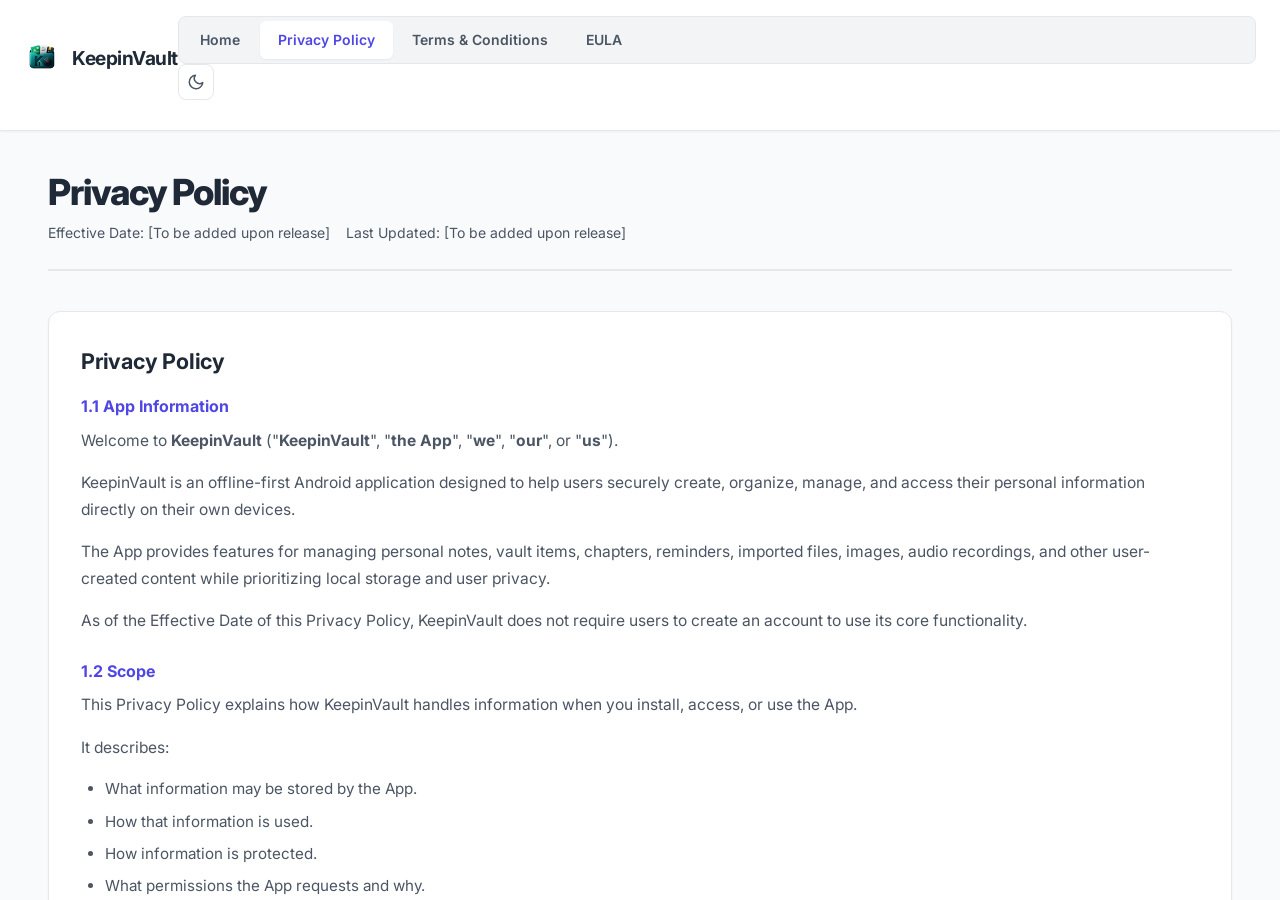
<file: privacy-policy.html>
<!DOCTYPE html>
<html lang="en">
<head>
  <meta charset="UTF-8">
  <meta name="viewport" content="width=device-width, initial-scale=1.0">
  <title>Privacy Policy — KeepinVault</title>
  <link rel="icon" type="image/png" href="assets/logo.png">
  <link rel="preconnect" href="https://fonts.googleapis.com">
  <link rel="preconnect" href="https://fonts.gstatic.com" crossorigin>
  <link href="https://fonts.googleapis.com/css2?family=Inter:wght@300;400;500;600;700;800&display=swap" rel="stylesheet">
  <link rel="stylesheet" href="assets/style.css">
</head>
<body>

  <header class="app-header">
    <a class="brand-section" href="index.html">
      <img class="brand-icon" src="assets/logo.png" alt="KeepinVault logo">
      <span class="brand-title">KeepinVault</span>
    </a>
    <div class="header-actions">
      <nav class="page-nav no-print">
        <a href="index.html">Home</a>
        <a href="privacy-policy.html">Privacy Policy</a>
        <a href="terms-and-conditions.html">Terms &amp; Conditions</a>
        <a href="eula.html">EULA</a>
      </nav>
      <button class="theme-toggle-btn no-print" onclick="toggleTheme()" title="Toggle dark mode">
        <svg id="theme-icon-sun" xmlns="http://www.w3.org/2000/svg" width="18" height="18" viewBox="0 0 24 24" fill="none" stroke="currentColor" stroke-width="2" stroke-linecap="round" stroke-linejoin="round" style="display:none;"><circle cx="12" cy="12" r="5"></circle><line x1="12" y1="1" x2="12" y2="3"></line><line x1="12" y1="21" x2="12" y2="23"></line><line x1="4.22" y1="4.22" x2="5.64" y2="5.64"></line><line x1="18.36" y1="18.36" x2="19.78" y2="19.78"></line><line x1="1" y1="12" x2="3" y2="12"></line><line x1="21" y1="12" x2="23" y2="12"></line><line x1="4.22" y1="19.78" x2="5.64" y2="18.36"></line><line x1="18.36" y1="5.64" x2="19.78" y2="4.22"></line></svg>
        <svg id="theme-icon-moon" xmlns="http://www.w3.org/2000/svg" width="18" height="18" viewBox="0 0 24 24" fill="none" stroke="currentColor" stroke-width="2" stroke-linecap="round" stroke-linejoin="round"><path d="M21 12.79A9 9 0 1 1 11.21 3 7 7 0 0 0 21 12.79z"></path></svg>
      </button>
    </div>
  </header>

    <main class="content-area">
      <div class="content-wrapper">
        <article class="doc-content">
          <div class="doc-header">
            <h1 class="doc-title">Privacy Policy</h1>
            <div class="meta-info">
              <span class="meta-item">Effective Date: [To be added upon release]</span>
              <span class="meta-item">Last Updated: [To be added upon release]</span>
            </div>
          </div>

<section id="pp-privacy-policy" class="legal-section">
<h3>Privacy Policy</h3>
<h4 id="pp-app-information">1.1 App Information</h4>
<p>Welcome to <strong>KeepinVault</strong> ("<strong>KeepinVault</strong>", "<strong>the App</strong>", "<strong>we</strong>", "<strong>our</strong>", or "<strong>us</strong>").</p>
<p>KeepinVault is an offline-first Android application designed to help users securely create, organize, manage, and access their personal information directly on their own devices.</p>
<p>The App provides features for managing personal notes, vault items, chapters, reminders, imported files, images, audio recordings, and other user-created content while prioritizing local storage and user privacy.</p>
<p>As of the Effective Date of this Privacy Policy, KeepinVault does not require users to create an account to use its core functionality.</p>
<h4 id="pp-scope">1.2 Scope</h4>
<p>This Privacy Policy explains how KeepinVault handles information when you install, access, or use the App.</p>
<p>It describes:</p>
<ul>
<li>What information may be stored by the App.</li>
<li>How that information is used.</li>
<li>How information is protected.</li>
<li>What permissions the App requests and why.</li>
<li>Your rights regarding information stored within the App.</li>
</ul>
<p>This Privacy Policy applies only to the current version of KeepinVault and its features available at the time of publication.</p>
<p>Future versions that introduce additional functionality, including optional online services, may be accompanied by updates to this Privacy Policy where required.</p>
<h4 id="pp-definitions">1.3 Definitions</h4>
<p>For the purposes of this Privacy Policy:</p>
<p><strong>App</strong> means the KeepinVault Android application.</p>
<p><strong>Developer</strong> means the individual owner and developer of KeepinVault.</p>
<p><strong>Personal Content</strong> means any information that you create, import, organize, or store within KeepinVault, including but not limited to:</p>
<ul>
<li>Notes</li>
<li>Chapters</li>
<li>Vault items</li>
<li>Private vault metadata</li>
<li>Images</li>
<li>Audio recordings</li>
<li>Imported files</li>
<li>PDF documents</li>
<li>Reminder information</li>
<li>Tags</li>
<li>Any other information, files, or content supported by the App.</li>
</ul>
<p><strong>Device</strong> means the Android smartphone or tablet on which KeepinVault is installed.</p>
<p><strong>Local Storage</strong> means information stored directly on your Device by KeepinVault rather than on developer-operated servers.</p>
<p><strong>Processing</strong> means any operation performed by the App on Personal Content, including creating, storing, organizing, searching, displaying, modifying application data, deleting, restoring from the Recycle Bin, or Processing means any operation performed by the App on Personal Content, including creating, storing, organizing, searching, displaying, modifying application data, deleting, restoring from the Recycle Bin, and other operations necessary for the App's functionality.</p>
<h4 id="pp-effective-date">1.4 Effective Date</h4>
<p>This Privacy Policy becomes effective on the Effective Date shown at the beginning of this document.</p>
<p>It remains in effect until it is replaced by a newer version published by the Developer.</p>
<p>The <strong>Last Updated</strong> date will be revised whenever material changes are made to this Privacy Policy.</p>
<h4 id="pp-offline-first-philosophy">2.1 Offline-first Philosophy</h4>
<p>KeepinVault is designed as an <strong>offline-first</strong> Android application. Its primary purpose is to allow you to create, organize, and manage your Personal Content directly on your Device without relying on developer-operated servers.</p>
<p>Whenever possible, Personal Content is processed and stored locally to maximize privacy, improve reliability, and reduce unnecessary data transmission.</p>
<h4 id="pp-privacy-principles">2.2 Privacy Principles</h4>
<p>KeepinVault has been developed around the following privacy principles:</p>
<ul>
<li>Your Personal Content belongs to you.</li>
<li>Your Personal Content is stored locally on your Device.</li>
<li>You remain in control of the information you create, import, manage, share, or delete.</li>
<li>The Developer does not collect or maintain developer-operated copies of your Personal Content during the normal operation of the App.</li>
<li>Privacy-related decisions are designed to favor local processing whenever reasonably possible.</li>
</ul>
<h4 id="pp-current-internet-usage">2.3 Current Internet Usage</h4>
<p>Although KeepinVault requests the Android <strong>INTERNET</strong> permission, its current use is limited.</p>
<p>As of the Effective Date of this Privacy Policy, the INTERNET permission is used only for user-initiated actions, including:</p>
<ul>
<li>Opening the online Privacy Policy.</li>
<li>Opening your default email application to contact the Developer using the published support email address.</li>
</ul>
<p>During the normal operation of the App, KeepinVault does <strong>not</strong> upload, synchronize, transmit, or otherwise send your Personal Content to developer-operated servers.</p>
<h4 id="pp-future-online-features">2.4 Future Online Features</h4>
<p>KeepinVault may introduce optional online features in future versions, such as cloud backup or synchronization.</p>
<p>If online features that affect the handling of your Personal Content are introduced, the Developer will update this Privacy Policy before those features become available, where required by applicable law.</p>
<p>Unless and until such features are implemented, this Privacy Policy describes the current offline operation of KeepinVault.</p>
<h4 id="pp-summary-of-data-handling">2.5 Summary of Data Handling</h4>
<p>In summary:</p>
<ul>
<li>Your Personal Content is intended to remain on your Device during normal use.</li>
<li>The Developer does not use analytics or advertising services to monitor your activity within the App.</li>
<li>The Developer does not sell your Personal Content.</li>
<li>The Developer does not collect your Personal Content through developer-operated servers during the App's normal offline operation.</li>
<li>KeepinVault does not currently provide a built-in sharing or export feature.</li>
<li>Future features that materially change how Personal Content is handled will be accompanied by an updated Privacy Policy where appropriate.</li>
</ul>
<h4 id="pp-information-collection">Information Collection</h4>
<h4 id="pp-personal-content">3.1 Personal Content</h4>
<p>KeepinVault allows you to create, import, organize, and manage Personal Content directly on your Device.</p>
<p>Depending on how you use the App, Personal Content may include:</p>
<ul>
<li>Notes</li>
<li>Chapters</li>
<li>Vault items</li>
<li>Private vault metadata</li>
<li>Reminder information</li>
<li>Tags</li>
<li>Images</li>
<li>Audio recordings</li>
<li>PDF documents</li>
<li>Imported files</li>
<li>Application preferences and organizational data</li>
<li>Other information that you intentionally create or import into the App</li>
</ul>
<p>This information is created or provided by you and is primarily stored locally on your Device during the normal operation of the App.</p>
<h4 id="pp-device-information">3.2 Device Information</h4>
<p>During normal operation, KeepinVault does not intentionally collect or transmit device information to the Developer.</p>
<p>KeepinVault does not collect device information such as the device model, manufacturer, Android version, advertising identifiers, or similar device identifiers. The App may request access to Android system capabilities (such as the camera or microphone) only when required to provide functionality you choose to use.</p>
<h4 id="pp-personal-information">3.3 Personal Information</h4>
<p>KeepinVault does not require you to create an account or provide personal information, such as your name, postal address, telephone number, or email address, in order to use its core functionality.</p>
<p>If you voluntarily contact the Developer by email, the information you include in your communication will be received only for the purpose of responding to your inquiry.</p>
<h4 id="pp-automatically-collected-information">3.4 Automatically Collected Information</h4>
<p>As of the Effective Date of this Privacy Policy, KeepinVault does not intentionally collect or transmit the following information to the Developer during the normal operation of the App:</p>
<ul>
<li>Personal Content</li>
<li>Device identifiers</li>
<li>Advertising identifiers</li>
<li>Analytics data</li>
<li>Usage statistics</li>
<li>Location information</li>
<li>Diagnostic telemetry</li>
<li>Marketing information</li>
</ul>
<p>The App performs its primary functions locally on your Device without routinely sending this information to developer-operated servers.</p>
<h4 id="pp-information-we-never-collect">3.5 Information We Never Collect</h4>
<p>As of the Effective Date of this Privacy Policy, the Developer does not intentionally collect or maintain developer-operated copies of:</p>
<ul>
<li>Your notes</li>
<li>Your vault items</li>
<li>Your imported files</li>
<li>Your images</li>
<li>Your audio recordings</li>
<li>Your reminder information</li>
<li>Your passwords, PINs, or patterns</li>
<li>Your biometric information</li>
<li>Your search history within the App</li>
<li>Your Personal Content stored locally on your Device</li>
</ul>
<p>Any future feature that materially changes these practices will be described in an updated Privacy Policy before becoming available, where required by applicable law.</p>
<h4 id="pp-permissions">Permissions</h4>
<p>KeepinVault requests only the permissions that are reasonably necessary to provide its intended functionality. Most permissions are requested only when you use a feature that requires them.</p>
<p>You may choose to deny certain permissions; however, doing so may prevent related features from functioning correctly.</p>
<h4 id="pp-camera">4.1 Camera</h4>
<p><strong>Permission:</strong> Camera</p>
<p>The Camera permission allows you to capture photographs directly within KeepinVault for inclusion in your Personal Content.</p>
<p>The App accesses the camera only when you explicitly choose to capture an image.</p>
<p>The Developer does not receive or store photographs on developer-operated servers during the App's normal operation.</p>
<h4 id="pp-microphone">4.2 Microphone</h4>
<p><strong>Permission:</strong> Microphone (Record Audio)</p>
<p>The Microphone permission allows you to record audio notes within KeepinVault.</p>
<p>Audio recording begins only after you intentionally start a recording.</p>
<p>Recorded audio remains stored locally on your Device unless you later remove it using the App.</p>
<h4 id="pp-photos-media">4.3 Photos &amp; Media</h4>
<p><strong>Permissions:</strong> Photos, Videos and Audio Access</p>
<p>These permissions allow you to select existing media files from your Device for import into KeepinVault.</p>
<p>The App accesses only the files that you explicitly choose to import.</p>
<p>KeepinVault does not automatically browse or collect your media library.</p>
<h4 id="pp-file-access">4.4 File Access</h4>
<p><strong>Permissions:</strong> File Access and legacy storage permissions (where required by older Android versions)</p>
<p>These permissions allow you to import supported files into KeepinVault and manage files stored by the App.</p>
<p>The App accesses only files that you intentionally select or create through its features.</p>
<h4 id="pp-notifications">4.5 Notifications</h4>
<p><strong>Permission:</strong> Notifications</p>
<p>Notification permission allows KeepinVault to display reminder notifications that you create.</p>
<p>The App does not use notifications for advertising, marketing, or promotional purposes.</p>
<h4 id="pp-exact-alarm">4.6 Exact Alarm</h4>
<p><strong>Permission:</strong> Schedule Exact Alarm</p>
<p>This permission is used solely to schedule reminder notifications at the specific date and time selected by you.</p>
<p>KeepinVault uses this permission only for reminder functionality.</p>
<h4 id="pp-full-screen-intent">4.7 Full Screen Intent</h4>
<p><strong>Permission:</strong> Full Screen Intent</p>
<p>This permission is used only for scheduled reminder notifications where Android permits full-screen presentation.</p>
<p>It is not used for advertisements, marketing messages, or unrelated notifications.</p>
<h4 id="pp-internet">4.8 Internet</h4>
<p><strong>Permission:</strong> Internet</p>
<p>KeepinVault requests the Android INTERNET permission for limited user-initiated actions.</p>
<p>As of the Effective Date of this Privacy Policy, it is used only to:</p>
<ul>
<li>Open the online Privacy Policy.</li>
<li>Open your default email application when you choose to contact the Developer at <strong><a href="mailto:khurshidsalman446@gmail.com">khurshidsalman446@gmail.com</a></strong>.</li>
</ul>
<p>The INTERNET permission is <strong>not</strong> used to upload your Personal Content to developer-operated servers during the App's normal operation.</p>
<h4 id="pp-biometric-authentication">4.9 Biometric Authentication</h4>
<p><strong>Feature:</strong> AndroidX BiometricPrompt</p>
<p>Where supported by your Device and enabled by you, KeepinVault may use Android's BiometricPrompt framework to authenticate access to protected areas of the App.</p>
<p>KeepinVault does not receive, collect, or store your fingerprint, face data, or other biometric templates.</p>
<p>Biometric authentication is performed by the Android operating system, and the App receives only the authentication result.</p>
<h4 id="pp-future-permissions-policy">4.10 Future Permissions Policy</h4>
<p>Future versions of KeepinVault may introduce new features that require additional Android permissions.</p>
<p>If a future feature requires new permissions that materially affect how your Personal Content is handled, this Privacy Policy will be updated before those permissions are used, where required by applicable law.</p>
<p>KeepinVault will continue to request only those permissions that are reasonably necessary for the functionality you choose to use.</p>
</section>
<section id="pp-local-storage" class="legal-section">
<h3>Local Storage</h3>
<p>KeepinVault is designed to store your Personal Content locally on your Device. During the normal operation of the App, Personal Content is not stored on developer-operated servers.</p>
<p>Depending on the type of information, KeepinVault stores metadata within its local database while storing file-based content within the App's internal storage.</p>
<h4 id="pp-room-database">5.1 Room Database</h4>
<p>KeepinVault uses a local Room Database to organize and manage application information.</p>
<p>The Room Database primarily stores metadata and application records necessary for the App's operation, including references to locally stored content.</p>
<p>Examples may include:</p>
<ul>
<li>Notes</li>
<li>Chapters</li>
<li>Vault items</li>
<li>Reminder information</li>
<li>Tags</li>
<li>Application preferences</li>
<li>References to imported files</li>
<li>References to images</li>
<li>References to audio recordings</li>
</ul>
<p>The Room Database is stored locally on your Device.</p>
<h4 id="pp-vault-storage">5.2 Vault Storage</h4>
<p>Vault items and their associated metadata are stored locally on your Device.</p>
<p>Where vault items include file-based content, the associated metadata is maintained within the Room Database while the actual files remain within the App's internal storage.</p>
<h4 id="pp-imported-files">5.3 Imported Files</h4>
<p>Supported files that you choose to import into KeepinVault are stored within the App's internal storage.</p>
<p>Information describing those files, such as their associated records or references required for application functionality, may be stored within the Room Database.</p>
<p>Imported files remain under your control and are not uploaded to developer-operated servers during the App's normal operation.</p>
<h4 id="pp-images">5.4 Images</h4>
<p>Images created or imported through KeepinVault are stored within the App's internal storage.</p>
<p>Information required to organize or display those images may be stored within the Room Database.</p>
<h4 id="pp-audio-recordings">5.5 Audio Recordings</h4>
<p>Audio recordings created using KeepinVault are stored within the App's internal storage.</p>
<p>Associated information required for organization or application functionality may be maintained within the Room Database.</p>
<h4 id="pp-reminder-data">5.6 Reminder Data</h4>
<p>Reminder information, scheduling details, and related metadata are stored locally on your Device using the App's local data storage.</p>
<p>This information is used only to provide reminder functionality within KeepinVault.</p>
<h4 id="pp-settings">5.7 Settings</h4>
<p>Application settings and user preferences are stored locally on your Device.</p>
<p>These settings help KeepinVault remember your preferences and application configuration.</p>
<h4 id="pp-security-credentials">5.8 Security Credentials</h4>
<p>Configuration related to App Lock features, such as your selected authentication method and associated application settings, is stored locally on your Device.</p>
<p>Biometric templates, fingerprints, facial recognition data, and similar biometric information are <strong>not</strong> stored by KeepinVault. Biometric authentication is handled by the Android operating system.</p>
<h4 id="pp-recycle-bin">5.9 Recycle Bin</h4>
<p>Deleted Personal Content is initially moved to the Recycle Bin.</p>
<p>Items remain in the Recycle Bin until you permanently remove them.</p>
<p>While content remains in the Recycle Bin, it may be recoverable through the functionality provided by the App.</p>
<h4 id="pp-cache">5.10 Cache</h4>
<p>KeepinVault may create temporary cache files as part of its normal operation to improve performance and user experience.</p>
<p>Cache files are intended to support application functionality and are not used for advertising, analytics, or tracking.</p>
<p>Temporary cache data may be removed by the App or by the Android operating system as appropriate.</p>
</section>
<section id="pp-data-usage" class="legal-section">
<h3>Data Usage</h3>
<p>KeepinVault uses your Personal Content solely to provide the features and functionality of the App. As of the Effective Date of this Privacy Policy, Personal Content is processed locally on your Device during the App's normal operation.</p>
<p>The Developer does not use your Personal Content for advertising, analytics, profiling, marketing, or other unrelated purposes.</p>
<h4 id="pp-feature-functionality">6.1 Feature Functionality</h4>
<p>Personal Content is used only to provide the features that you choose to use within KeepinVault.</p>
<p>Depending on your usage, this may include:</p>
<ul>
<li>Creating and organizing notes.</li>
<li>Managing chapters.</li>
<li>Managing vault items and associated metadata.</li>
<li>Importing supported files.</li>
<li>Displaying images.</li>
<li>Playing audio recordings.</li>
<li>Managing reminder information.</li>
<li>Organizing tags.</li>
<li>Maintaining application preferences.</li>
</ul>
<p>Processing is performed only to support the normal functionality of the App.</p>
<h4 id="pp-local-processing">6.2 Local Processing</h4>
<p>KeepinVault is designed to process Personal Content locally on your Device.</p>
<p>Examples of local processing include:</p>
<ul>
<li>Creating notes.</li>
<li>Editing notes.</li>
<li>Organizing Personal Content.</li>
<li>Displaying locally stored files.</li>
<li>Managing reminders.</li>
<li>Recovering items from the Recycle Bin.</li>
<li>Maintaining application settings.</li>
</ul>
<p>During the normal operation of the App, this processing does not require your Personal Content to be transmitted to developer-operated servers.</p>
<h4 id="pp-search">6.3 Search</h4>
<p>KeepinVault includes a search feature that allows you to locate Personal Content stored within the App.</p>
<p>As of the Effective Date of this Privacy Policy:</p>
<ul>
<li>Search operates only on information managed by KeepinVault.</li>
<li>Search does not search unrelated files stored elsewhere on your Device.</li>
<li>Search is performed locally on your Device.</li>
<li>Search results are not transmitted to the Developer.</li>
</ul>
<h4 id="pp-reminder-scheduling">6.4 Reminder Scheduling</h4>
<p>Reminder information is used only to schedule and manage reminders that you create.</p>
<p>Reminder data is processed locally to:</p>
<ul>
<li>Store reminder details.</li>
<li>Schedule reminder notifications.</li>
<li>Display reminder notifications at the scheduled time, subject to Android system behavior.</li>
</ul>
<p>Reminder information is not used for advertising, analytics, or unrelated purposes.</p>
<h4 id="pp-user-initiated-actions">6.5 User-Initiated Actions</h4>
<p>Certain actions occur only when you explicitly choose to perform them.</p>
<p>Examples include:</p>
<ul>
<li>Importing supported files.</li>
<li>Opening the online Privacy Policy.</li>
<li>Opening your default email application to contact the Developer.</li>
</ul>
<p>These actions occur only in response to your direct interaction with the App.</p>
<h4 id="pp-purpose-limitation">6.6 Purpose Limitation</h4>
<p>KeepinVault uses Personal Content only for the purposes described in this Privacy Policy.</p>
<p>As of the Effective Date of this Privacy Policy, the Developer does not use Personal Content to:</p>
<ul>
<li>Build advertising profiles.</li>
<li>Analyze user behavior for marketing purposes.</li>
<li>Sell Personal Content.</li>
<li>Provide advertising services.</li>
<li>Perform analytics or tracking.</li>
<li>Train artificial intelligence or machine learning systems.</li>
</ul>
<p>If future versions introduce features that materially change how Personal Content is used, this Privacy Policy will be updated before those changes become effective, where required by applicable law.</p>
</section>
<section id="pp-data-sharing" class="legal-section">
<h3>Data Sharing</h3>
<p>As of the Effective Date of this Privacy Policy, KeepinVault is designed to operate without transmitting your Personal Content to developer-operated servers during its normal operation.</p>
<p>The Developer does not intentionally disclose, distribute, or share your Personal Content except where required by applicable law.</p>
<h4 id="pp-developer">7.1 Developer</h4>
<p>The Developer does not collect or maintain developer-operated copies of your Personal Content during the normal operation of the App.</p>
<p>Your Personal Content remains stored locally on your Device unless future functionality described in an updated Privacy Policy provides otherwise.</p>
<h4 id="pp-no-analytics">7.2 No Analytics</h4>
<p>KeepinVault does not use analytics services to monitor how you use the App.</p>
<p>The Developer does not collect usage statistics, behavioral analytics, or similar information for analytical purposes during the App's normal operation.</p>
<h4 id="pp-no-advertising">7.3 No Advertising</h4>
<p>KeepinVault does not include advertising services or advertising SDKs.</p>
<p>Your Personal Content is not used to deliver advertisements or promotional content.</p>
<h4 id="pp-no-tracking">7.4 No Tracking</h4>
<p>KeepinVault does not intentionally track your activity across applications, websites, or services.</p>
<p>The Developer does not build advertising profiles or monitor your behavior for marketing purposes during the normal operation of the App.</p>
<h4 id="pp-no-sale-of-personal-content">7.5 No Sale of Personal Content</h4>
<p>The Developer does not sell, rent, license, or commercially distribute your Personal Content.</p>
<p>Your Personal Content is used only to provide the functionality of KeepinVault as described in this Privacy Policy.</p>
<h4 id="pp-user-sharing-and-export">7.6 User Sharing and Export</h4>
<p>As of the Effective Date of this Privacy Policy, KeepinVault does <strong>not</strong> provide a built-in feature that exports or shares your Personal Content outside the App.</p>
<p>If future versions introduce export, sharing, synchronization, or cloud backup functionality, this Privacy Policy will be updated before those features become available, where required by applicable law.</p>
<p>Until such functionality is implemented, your Personal Content remains within the local storage used by KeepinVault unless removed by you or otherwise handled by the Android operating system.</p>
</section>
<section id="pp-security" class="legal-section">
<h3>Security</h3>
<p>KeepinVault includes security features intended to help restrict unauthorized access to the App and your Personal Content.</p>
<p>These features are designed to work together with the security mechanisms provided by the Android operating system.</p>
<p>No security measure can guarantee absolute protection, and users remain responsible for helping secure their own Devices.</p>
<h4 id="pp-pin">8.1 PIN</h4>
<p>KeepinVault allows you to protect access to the App using a Personal Identification Number (PIN).</p>
<p>When enabled, the PIN must be successfully verified before access is granted to protected areas of the App, unless another configured authentication method is successfully used.</p>
<h4 id="pp-pattern">8.2 Pattern</h4>
<p>KeepinVault supports pattern-based authentication as an alternative App Lock method.</p>
<p>The pattern is verified locally on your Device and is used only to control access to the App.</p>
<h4 id="pp-password">8.3 Password</h4>
<p>KeepinVault also supports password-based App Lock.</p>
<p>Passwords are used only for authenticating access to protected areas of the App and are processed locally during normal operation.</p>
<h4 id="pp-androidx-biometricprompt">8.4 AndroidX BiometricPrompt</h4>
<p>Where supported by your Device and enabled by you, KeepinVault may use Android's BiometricPrompt framework for authentication.</p>
<p>Biometric authentication is performed entirely by the Android operating system.</p>
<p>KeepinVault does not receive, collect, store, or process your fingerprint, facial recognition data, or other biometric templates.</p>
<p>The App receives only the authentication result provided by Android.</p>
<p>If you forget your configured PIN, Pattern, or Password, you may reset your App Lock by successfully authenticating with an already enrolled biometric method. After successful authentication, you may create a new App Lock credential.</p>
<h4 id="pp-local-storage-security">8.5 Local Storage Security</h4>
<p>KeepinVault stores Personal Content locally on your Device.</p>
<p>Application records are maintained within the local Room Database, while file-based content is stored within the App's internal storage.</p>
<p>Access to this information relies primarily on Android's application sandbox and the security mechanisms provided by the operating system.</p>
<p>This Privacy Policy does not represent that locally stored data is encrypted unless such functionality is implemented in a future version.</p>
<h4 id="pp-device-security">8.6 Device Security</h4>
<p>The security of your Personal Content also depends upon the security of your Device.</p>
<p>Features such as your device screen lock, operating system updates, and other Android security mechanisms contribute to protecting information stored by KeepinVault.</p>
<p>The Developer recommends enabling appropriate device-level security features whenever available.</p>
<h4 id="pp-user-responsibility">8.7 User Responsibility</h4>
<p>You are responsible for maintaining the confidentiality of your chosen App Lock credentials.</p>
<p>You should avoid sharing your PIN, Pattern, Password, or access to your unlocked Device with other individuals.</p>
<p>If biometric authentication is enabled, you should ensure that only biometric credentials you trust are enrolled on your Device.</p>
<p>The Developer cannot prevent unauthorized access resulting from an unlocked Device, compromised operating system, shared authentication credentials, or other circumstances outside the Developer's reasonable control.</p>
<h4 id="pp-security-limitations">8.8 Security Limitations</h4>
<p>While KeepinVault is designed to help protect your Personal Content, no software or security mechanism can guarantee complete protection against every possible risk.</p>
<p>Accordingly, the Developer cannot guarantee absolute security or prevent every instance of unauthorized access, data loss, hardware failure, software defects, malicious software, or other security incidents beyond the Developer's reasonable control.</p>
<p>The security measures described in this Privacy Policy should be understood as features intended to improve protection rather than guarantees of absolute security.</p>
</section>
<section id="pp-data-retention" class="legal-section">
<h3>Data Retention</h3>
<p>KeepinVault stores your Personal Content only for as long as it remains on your Device and is retained by you.</p>
<p>The App does not maintain developer-operated copies of your Personal Content and does not retain your information after it has been permanently removed from the App.</p>
<h4 id="pp-lifetime-of-data">9.1 Lifetime of Data</h4>
<p>Personal Content remains stored locally on your Device until one of the following occurs:</p>
<ul>
<li>You permanently delete the content.</li>
<li>The content is removed as part of uninstalling the App.</li>
<li>The content is otherwise removed by you through the functionality provided by KeepinVault.</li>
</ul>
<p>The Developer does not define a fixed retention period for Personal Content.</p>
<p>You control how long your information remains stored within the App.</p>
<h4 id="pp-recycle-bin-1">9.2 Recycle Bin</h4>
<p>When you delete supported Personal Content, it is first moved to the Recycle Bin.</p>
<p>Items stored in the Recycle Bin remain available until you permanently delete them.</p>
<p>KeepinVault does not automatically remove items from the Recycle Bin after a specified period.</p>
<p>While an item remains in the Recycle Bin, it may be restored using the functionality provided by the App.</p>
<h4 id="pp-permanent-deletion">9.3 Permanent Deletion</h4>
<p>When you permanently delete Personal Content from the Recycle Bin, the App removes that content from its normal application storage.</p>
<p>Following permanent deletion, the Developer does not retain a copy of the deleted Personal Content and cannot restore it.</p>
<p>Accordingly, you should permanently delete information only when you are certain that you no longer require it.</p>
<h4 id="pp-app-uninstall">9.4 App Uninstall</h4>
<p>KeepinVault stores its Personal Content within the App's local storage on your Device.</p>
<p>When the App is uninstalled, Android normally removes the App's internal storage and associated application data.</p>
<p>As a result, Personal Content stored exclusively by KeepinVault is expected to be removed when the App is uninstalled.</p>
<p>The Developer cannot recover Personal Content after the App has been uninstalled.</p>
<h4 id="pp-backup-status">9.5 Backup Status</h4>
<p>As of the Effective Date of this Privacy Policy:</p>
<ul>
<li>KeepinVault does not provide an in-app backup feature.</li>
<li>KeepinVault does not provide an in-app restore feature.</li>
<li>The Developer does not maintain cloud backups or developer-operated backups of your Personal Content.</li>
</ul>
<p>Because backup functionality is not currently available, users are responsible for maintaining any copies of information they wish to preserve outside of KeepinVault.</p>
<p>If future versions introduce optional backup or synchronization features, this Privacy Policy will be updated before those features become available, where required by applicable law.</p>
</section>
<section id="pp-third-party-services" class="legal-section">
<h3>Third-Party Services</h3>
<p>As of the Effective Date of this Privacy Policy, KeepinVault is designed to operate without relying on third-party cloud services for its core functionality.</p>
<p>The App does not transmit your Personal Content to developer-operated servers during its normal operation and does not use third-party analytics, advertising, or tracking services.</p>
<h4 id="pp-current-services">10.1 Current Services</h4>
<p>As of the Effective Date of this Privacy Policy, KeepinVault does <strong>not</strong> use third-party online services to:</p>
<ul>
<li>Store your Personal Content.</li>
<li>Synchronize your Personal Content.</li>
<li>Perform analytics.</li>
<li>Display advertisements.</li>
<li>Track your activity.</li>
<li>Provide crash reporting.</li>
<li>Profile users for marketing purposes.</li>
</ul>
<p>The App's primary functionality operates locally on your Device.</p>
<h4 id="pp-android-system-services">10.2 Android System Services</h4>
<p>KeepinVault uses standard Android system services and platform features that are necessary to provide functionality requested by you.</p>
<p>Depending on the features you use, this may include:</p>
<ul>
<li>Camera services.</li>
<li>Media and file selection services.</li>
<li>Notification services.</li>
<li>Exact alarm scheduling.</li>
<li>Biometric authentication.</li>
<li>Application storage managed by Android.</li>
</ul>
<p>These services are provided by the Android operating system and are used only to support the App's functionality.</p>
<h4 id="pp-google-play">10.3 Google Play</h4>
<p>KeepinVault is distributed through the Google Play Store.</p>
<p>Google Play provides the infrastructure through which the App is distributed and updated.</p>
<p>The operation of the Google Play Store and any information processed by Google in connection with its own services are governed by Google's own policies and are independent of this Privacy Policy.</p>
<p>This Privacy Policy applies only to how KeepinVault handles information during its normal operation.</p>
<h4 id="pp-open-source-components">10.4 Open-Source Components</h4>
<p>KeepinVault incorporates open-source software libraries to support application functionality.</p>
<p>These libraries are used to provide technical features such as local data storage, biometric authentication, image handling, background task scheduling, and other application capabilities.</p>
<p>The inclusion of an open-source library does not, by itself, mean that your Personal Content is transmitted to the library's developers or to third-party services.</p>
<h4 id="pp-future-integrations">10.5 Future Integrations</h4>
<p>Future versions of KeepinVault may introduce optional integrations with third-party services, such as cloud backup or synchronization.</p>
<p>If such integrations are implemented and materially affect how your Personal Content is handled, this Privacy Policy will be updated before those features become available, where required by applicable law.</p>
<p>Until such features are implemented, the App operates according to the practices described in this Privacy Policy.</p>
</section>
<section id="pp-childrens-privacy" class="legal-section">
<h3>Children's Privacy</h3>
<p>KeepinVault is not specifically designed or marketed for children.</p>
<p>As of the Effective Date of this Privacy Policy, the App operates without requiring user accounts or collecting Personal Content through developer-operated servers during its normal operation.</p>
<p>Because Personal Content is stored locally on the Device, the Developer does not knowingly collect or maintain developer-operated copies of Personal Content created by children or adults through the normal use of the App.</p>
<p>If a parent, legal guardian, or user believes that information has been provided directly to the Developer through email or another communication channel and wishes to request its removal, they may contact the Developer using the contact information provided in this Privacy Policy.</p>
<p>The Developer will make reasonable efforts to address such requests in accordance with applicable law.</p>
<p>If future versions of KeepinVault introduce online features, user accounts, or other functionality that materially changes how children's information is handled, this Privacy Policy will be updated before those features become available, where required by applicable law.</p>
</section>
<section id="pp-user-rights" class="legal-section">
<h3>User Rights</h3>
<p>Because KeepinVault is designed as an offline-first application, you retain direct control over the Personal Content stored within the App on your Device.</p>
<p>The rights described in this section relate to the functionality currently provided by KeepinVault and do not limit any rights you may have under applicable law.</p>
<h4 id="pp-right-to-access">12.1 Right to Access</h4>
<p>You may access the Personal Content stored within KeepinVault at any time through the App's normal functionality.</p>
<p>As of the Effective Date of this Privacy Policy, the Developer does not maintain developer-operated copies of your Personal Content and therefore cannot provide copies of information that exists only on your Device.</p>
<h4 id="pp-right-to-delete">12.2 Right to Delete</h4>
<p>You may delete your Personal Content using the functionality provided by KeepinVault.</p>
<p>Deleted items are first moved to the Recycle Bin, where they remain until you permanently remove them.</p>
<p>Once Personal Content has been permanently deleted, the Developer cannot recover or restore it.</p>
<h4 id="pp-export">12.3 Export</h4>
<p>As of the Effective Date of this Privacy Policy, KeepinVault does <strong>not</strong> provide a built-in export feature.</p>
<p>Accordingly, the Developer cannot provide exported copies of Personal Content through the App.</p>
<p>If a future version introduces export functionality, this Privacy Policy will be updated before that functionality becomes available, where required by applicable law.</p>
<h4 id="pp-permission-control">12.4 Permission Control</h4>
<p>You control whether Android permissions requested by KeepinVault are granted.</p>
<p>Depending on your Device and Android version, permissions may be granted, denied, or revoked through the Android operating system.</p>
<p>If a required permission is denied or revoked, certain App features may become unavailable or operate with reduced functionality.</p>
<h4 id="pp-device-control">12.5 Device Control</h4>
<p>Because Personal Content is stored locally on your Device, you remain responsible for managing your Device and its security.</p>
<p>You may remove KeepinVault and its locally stored data by uninstalling the App.</p>
<p>The Developer does not retain developer-operated copies of your Personal Content after the App has been removed.</p>
<h4 id="pp-contacting-the-developer">12.6 Contacting the Developer</h4>
<p>If you have questions about this Privacy Policy or how KeepinVault handles information, you may contact the Developer at:</p>
<p><strong>Email:</strong> <a href="mailto:khurshidsalman446@gmail.com">khurshidsalman446@gmail.com</a></p>
<p>The Developer will make reasonable efforts to respond to legitimate privacy-related inquiries.</p>
</section>
<section id="pp-changes-to-this-privacy-policy" class="legal-section">
<h3>Changes to this Privacy Policy</h3>
<p>The Developer may update this Privacy Policy from time to time to reflect changes in:</p>
<ul>
<li>The features or functionality of KeepinVault.</li>
<li>Applicable laws or regulations.</li>
<li>Android platform requirements.</li>
<li>Security practices.</li>
<li>Third-party integrations.</li>
<li>Other operational or legal requirements.</li>
</ul>
<p>When material changes are made that affect how Personal Content is handled, the <strong>Last Updated</strong> date at the beginning of this Privacy Policy will be revised.</p>
<p>Where required by applicable law, additional notice or consent may be provided before such changes become effective.</p>
<p>Unless otherwise stated, an updated Privacy Policy applies from its stated Effective Date and replaces all previous versions of this Privacy Policy.</p>
<p>Users are encouraged to review this Privacy Policy periodically to remain informed about how KeepinVault handles Personal Content.</p>
<p>Future features that introduce online services, cloud synchronization, backup functionality, user accounts, or other material changes to data handling will be accompanied by an updated Privacy Policy before those features become available, where required by applicable law.</p>
</section>
<section id="pp-contact-information" class="legal-section">
<h3>Contact Information</h3>
<p>If you have any questions, concerns, or requests regarding this Privacy Policy or the privacy practices of KeepinVault, you may contact the Developer using the contact information below.</p>
<p>The Developer welcomes legitimate privacy-related inquiries and will make reasonable efforts to respond within an appropriate timeframe.</p>
<h4 id="pp-privacy-contact">14.1 Privacy Contact</h4>
<p><strong>Developer:</strong> Individual Developer of KeepinVault</p>
<p><strong>Email:</strong> <a href="mailto:khurshidsalman446@gmail.com">khurshidsalman446@gmail.com</a></p>
<h4 id="pp-types-of-inquiries">14.2 Types of Inquiries</h4>
<p>You may contact the Developer regarding matters including, but not limited to:</p>
<ul>
<li>Questions about this Privacy Policy.</li>
<li>Privacy-related concerns.</li>
<li>Requests for clarification regarding how KeepinVault handles Personal Content.</li>
<li>Questions regarding Android permissions used by the App.</li>
<li>Reporting suspected privacy or security issues.</li>
<li>General privacy-related feedback.</li>
</ul>
<h4 id="pp-support-limitations">14.3 Support Limitations</h4>
<p>Because KeepinVault is an offline-first application and the Developer does not maintain developer-operated copies of your Personal Content, the Developer cannot:</p>
<ul>
<li>Recover Personal Content that has been permanently deleted.</li>
<li>Restore Personal Content after the App has been uninstalled.</li>
<li>Access Personal Content stored only on your Device.</li>
<li>Retrieve or reset your App Lock credentials on your behalf.</li>
</ul>
<p>Support provided by the Developer is therefore limited to assistance with the application itself and general privacy-related inquiries.</p>
<h4 id="pp-future-contact-methods">14.4 Future Contact Methods</h4>
<p>If additional official contact methods, such as a website or support portal, are introduced in future versions of KeepinVault, this Privacy Policy may be updated to include those contact details.</p>
</section>
<section id="pp-privacy-summary" class="legal-section">
<h3>Privacy Summary</h3>
<p>This section provides a simplified overview of the key principles described throughout this Privacy Policy. It is intended as a convenient summary only. In the event of any inconsistency, the detailed provisions of this Privacy Policy shall prevail.</p>
<h4 id="pp-privacy-at-a-glance">15.1 Privacy at a Glance</h4>
<p>As of the Effective Date of this Privacy Policy:</p>
<ul>
<li>KeepinVault is designed as an offline-first application.</li>
<li>Your Personal Content is stored locally on your Device.</li>
<li>The Developer does not maintain developer-operated copies of your Personal Content during the App's normal operation.</li>
<li>No user account is required to use the App.</li>
<li>The App does not use advertising, analytics, or tracking services during its normal operation.</li>
<li>Personal Content is not sold or commercially distributed by the Developer.</li>
<li>The App requests only those Android permissions that are reasonably necessary to provide its features.</li>
</ul>
<h4 id="pp-your-control">15.2 Your Control</h4>
<p>You remain in control of the Personal Content stored within KeepinVault.</p>
<p>You may:</p>
<ul>
<li>Create and manage your Personal Content.</li>
<li>Delete Personal Content.</li>
<li>Restore supported content from the Recycle Bin before permanent deletion.</li>
<li>Control Android permissions through your Device settings.</li>
<li>Remove the App and its locally stored data by uninstalling KeepinVault.</li>
</ul>
<p>As of the Effective Date of this Privacy Policy, KeepinVault does not provide an in-app export or backup feature.</p>
<h4 id="pp-security-1">15.3 Security</h4>
<p>KeepinVault provides security features including PIN, Pattern, Password, and Android biometric authentication to help protect access to the App.</p>
<p>Personal Content is stored locally using the storage architecture described in this Privacy Policy.</p>
<p>The security of your Personal Content also depends on the security of your Device and the Android operating system.</p>
<h4 id="pp-future-features">15.4 Future Features</h4>
<p>Future versions of KeepinVault may introduce optional online services, cloud backup, synchronization, export functionality, or other features that materially affect how Personal Content is handled.</p>
<p>If such features are implemented, this Privacy Policy will be updated before they become available, where required by applicable law.</p>
<h4 id="pp-contact">15.5 Contact</h4>
<p>If you have questions regarding this Privacy Policy or the privacy practices of KeepinVault, you may contact the Developer at:</p>
<p><strong>Email:</strong> <strong><a href="mailto:khurshidsalman446@gmail.com">khurshidsalman446@gmail.com</a></strong></p>
<h4 id="pp-final-statement">15.6 Final Statement</h4>
<p>The Developer is committed to designing KeepinVault with privacy, transparency, and user control as core principles.</p>
<p>This Privacy Policy reflects the current implementation of KeepinVault as of its Effective Date and should be read together with any future updates published by the Developer.</p>
</section>
        </article>
      </div>
    </main>
  </div>

  <script src="assets/script.js"></script>
</body>
</html>
</file>
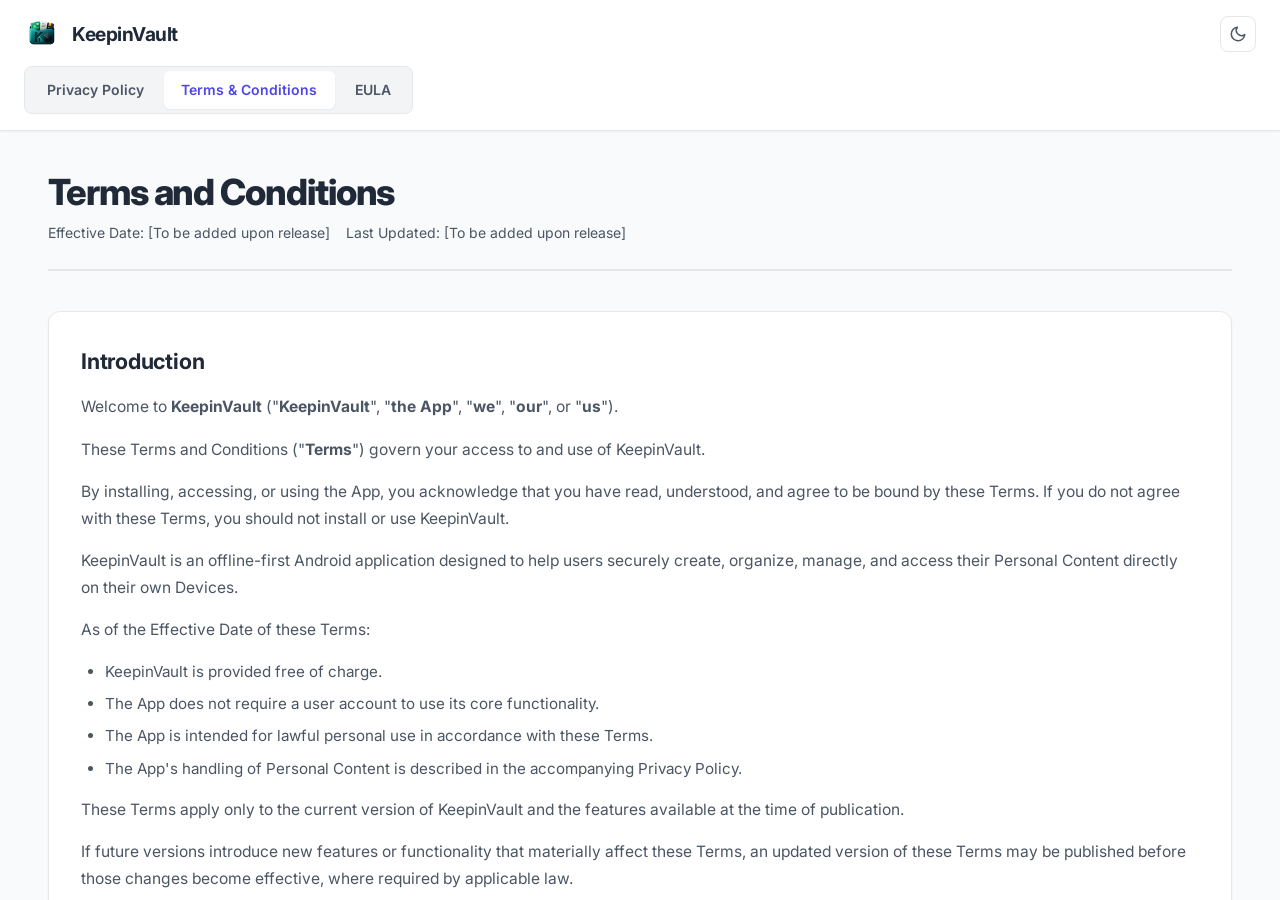
<file: terms-and-conditions.html>
<!DOCTYPE html>
<html lang="en">
<head>
  <meta charset="UTF-8">
  <meta name="viewport" content="width=device-width, initial-scale=1.0">
  <title>Terms and Conditions — KeepinVault</title>
  <link rel="icon" type="image/png" href="assets/logo.png">
  <link rel="preconnect" href="https://fonts.googleapis.com">
  <link rel="preconnect" href="https://fonts.gstatic.com" crossorigin>
  <link href="https://fonts.googleapis.com/css2?family=Inter:wght@300;400;500;600;700;800&display=swap" rel="stylesheet">
  <link rel="stylesheet" href="assets/style.css">
</head>
<body>

  <header class="app-header">
    <a class="brand-section" href="index.html">
      <img class="brand-icon" src="assets/logo.png" alt="KeepinVault logo">
      <span class="brand-title">KeepinVault</span>
    </a>
    <nav class="page-nav no-print">
      <a href="index.html">Privacy Policy</a>
      <a href="terms-and-conditions.html">Terms &amp; Conditions</a>
      <a href="eula.html">EULA</a>
    </nav>
    <button class="theme-toggle-btn no-print" onclick="toggleTheme()" title="Toggle dark mode">
        <svg id="theme-icon-sun" xmlns="http://www.w3.org/2000/svg" width="18" height="18" viewBox="0 0 24 24" fill="none" stroke="currentColor" stroke-width="2" stroke-linecap="round" stroke-linejoin="round" style="display:none;"><circle cx="12" cy="12" r="5"></circle><line x1="12" y1="1" x2="12" y2="3"></line><line x1="12" y1="21" x2="12" y2="23"></line><line x1="4.22" y1="4.22" x2="5.64" y2="5.64"></line><line x1="18.36" y1="18.36" x2="19.78" y2="19.78"></line><line x1="1" y1="12" x2="3" y2="12"></line><line x1="21" y1="12" x2="23" y2="12"></line><line x1="4.22" y1="19.78" x2="5.64" y2="18.36"></line><line x1="18.36" y1="5.64" x2="19.78" y2="4.22"></line></svg>
        <svg id="theme-icon-moon" xmlns="http://www.w3.org/2000/svg" width="18" height="18" viewBox="0 0 24 24" fill="none" stroke="currentColor" stroke-width="2" stroke-linecap="round" stroke-linejoin="round"><path d="M21 12.79A9 9 0 1 1 11.21 3 7 7 0 0 0 21 12.79z"></path></svg>
      </button>
  </header>

    <main class="content-area">
      <div class="content-wrapper">
        <article class="doc-content">
          <div class="doc-header">
            <h1 class="doc-title">Terms and Conditions</h1>
            <div class="meta-info">
              <span class="meta-item">Effective Date: [To be added upon release]</span>
              <span class="meta-item">Last Updated: [To be added upon release]</span>
            </div>
          </div>

<section id="tc-introduction" class="legal-section">
<h3>Introduction</h3>
<p>Welcome to <strong>KeepinVault</strong> ("<strong>KeepinVault</strong>", "<strong>the App</strong>", "<strong>we</strong>", "<strong>our</strong>", or "<strong>us</strong>").</p>
<p>These Terms and Conditions ("<strong>Terms</strong>") govern your access to and use of KeepinVault.</p>
<p>By installing, accessing, or using the App, you acknowledge that you have read, understood, and agree to be bound by these Terms. If you do not agree with these Terms, you should not install or use KeepinVault.</p>
<p>KeepinVault is an offline-first Android application designed to help users securely create, organize, manage, and access their Personal Content directly on their own Devices.</p>
<p>As of the Effective Date of these Terms:</p>
<ul>
<li>KeepinVault is provided free of charge.</li>
<li>The App does not require a user account to use its core functionality.</li>
<li>The App is intended for lawful personal use in accordance with these Terms.</li>
<li>The App's handling of Personal Content is described in the accompanying Privacy Policy.</li>
</ul>
<p>These Terms apply only to the current version of KeepinVault and the features available at the time of publication.</p>
<p>If future versions introduce new features or functionality that materially affect these Terms, an updated version of these Terms may be published before those changes become effective, where required by applicable law.</p>
<p>Nothing in these Terms limits any rights that cannot lawfully be excluded or restricted under applicable law.</p>
</section>
<section id="tc-definitions" class="legal-section">
<h3>Definitions</h3>
<p>For the purposes of these Terms and Conditions, the following definitions apply.</p>
<p>Unless the context requires otherwise, words defined in the singular include the plural and vice versa.</p>
<h4 id="tc-app">2.1 App</h4>
<p><strong>App</strong> means the KeepinVault Android application, including its features, updates, and functionality made available by the Developer.</p>
<h4 id="tc-developer">2.2 Developer</h4>
<p><strong>Developer</strong> means the individual owner and developer of KeepinVault.</p>
<p>Where these Terms refer to "<strong>we</strong>," "<strong>our</strong>," or "<strong>us</strong>," they refer to the Developer.</p>
<h4 id="tc-user">2.3 User</h4>
<p><strong>User</strong> means any individual who installs, accesses, or uses KeepinVault.</p>
<p>Where these Terms refer to "<strong>you</strong>" or "<strong>your</strong>," they refer to the User.</p>
<h4 id="tc-personal-content">2.4 Personal Content</h4>
<p><strong>Personal Content</strong> means any information that you create, import, organize, or store within KeepinVault, including but not limited to:</p>
<ul>
<li>Notes.</li>
<li>Chapters.</li>
<li>Vault items.</li>
<li>Private vault metadata.</li>
<li>Reminder information.</li>
<li>Tags.</li>
<li>Images.</li>
<li>Audio recordings.</li>
<li>PDF documents.</li>
<li>Imported files.</li>
<li>Any other information, files, or content supported by the App.</li>
</ul>
<p>Personal Content remains your responsibility, subject to these Terms.</p>
<h4 id="tc-device">2.5 Device</h4>
<p><strong>Device</strong> means the Android smartphone or tablet on which KeepinVault is installed or used.</p>
<h4 id="tc-local-storage">2.6 Local Storage</h4>
<p><strong>Local Storage</strong> means information stored by KeepinVault directly on your Device rather than on developer-operated servers.</p>
<p>As of the Effective Date of these Terms, KeepinVault is designed to operate using local storage for its core functionality.</p>
<h4 id="tc-app-lock">2.7 App Lock</h4>
<p><strong>App Lock</strong> means the authentication features provided by KeepinVault to help restrict access to the App, including PIN, Pattern, Password, and AndroidX BiometricPrompt authentication where supported and enabled.</p>
<h4 id="tc-recycle-bin">2.8 Recycle Bin</h4>
<p><strong>Recycle Bin</strong> means the feature that temporarily retains supported deleted Personal Content until you permanently remove it through the functionality provided by the App.</p>
<h4 id="tc-privacy-policy">2.9 Privacy Policy</h4>
<p><strong>Privacy Policy</strong> means the Privacy Policy accompanying KeepinVault, as updated from time to time, describing how information is handled during the normal operation of the App.</p>
<h4 id="tc-terms">2.10 Terms</h4>
<p><strong>Terms</strong> means these Terms and Conditions, including any future revisions that become effective in accordance with applicable law.</p>
</section>
<section id="tc-acceptance-of-terms" class="legal-section">
<h3>Acceptance of Terms</h3>
<p>These Terms form a legally binding agreement between you and the Developer regarding your use of KeepinVault.</p>
<p>By installing, accessing, or using the App, you acknowledge that you have read, understood, and agree to comply with these Terms and the accompanying Privacy Policy.</p>
<p>If you do not agree with any part of these Terms, you should not install, access, or use KeepinVault.</p>
<h4 id="tc-eligibility">3.1 Eligibility</h4>
<p>You are responsible for ensuring that your use of KeepinVault complies with all applicable laws and regulations that apply to you.</p>
<p>If you are using the App on behalf of another individual, you represent that you have the authority to do so.</p>
<h4 id="tc-scope-of-acceptance">3.2 Scope of Acceptance</h4>
<p>Your acceptance of these Terms applies only to the current version of KeepinVault and its features available at the time of publication.</p>
<p>If future versions introduce material changes to these Terms, updated Terms may be published before those changes become effective, where required by applicable law.</p>
<h4 id="tc-privacy-policy-1">3.3 Privacy Policy</h4>
<p>Your use of KeepinVault is also governed by the accompanying Privacy Policy.</p>
<p>The Privacy Policy explains how Personal Content and other information are handled during the normal operation of the App.</p>
<p>Where these Terms and the Privacy Policy address different subjects, they should be read together as complementary documents.</p>
<p>If a direct inconsistency exists between the two documents regarding the handling of Personal Content, the Privacy Policy shall govern that specific privacy-related matter.</p>
<h4 id="tc-lawful-use">3.4 Lawful Use</h4>
<p>By using KeepinVault, you agree to use the App only for lawful purposes and in accordance with these Terms.</p>
<p>You agree not to use the App in a manner that violates applicable laws, infringes the rights of others, or interferes with the intended operation of the App.</p>
<h4 id="tc-no-assignment-of-ownership">3.5 No Assignment of Ownership</h4>
<p>Your acceptance of these Terms grants you the right to use KeepinVault in accordance with these Terms.</p>
<p>Acceptance of these Terms does <strong>not</strong> transfer ownership of KeepinVault, its software, intellectual property, trademarks (if any), or other proprietary rights to you.</p>
<p>All ownership rights remain with the Developer except where expressly stated otherwise in these Terms.</p>
</section>
<section id="tc-license-to-use" class="legal-section">
<h3>License to Use</h3>
<p>Subject to your compliance with these Terms, the Developer grants you a limited, personal, non-exclusive, non-transferable, and revocable license to install and use KeepinVault solely for its intended purpose on compatible Android devices.</p>
<p>This license grants only the right to use the App. No ownership or intellectual property rights are transferred to you.</p>
<h4 id="tc-personal-use-license">4.1 Personal Use License</h4>
<p>KeepinVault is licensed for personal use only.</p>
<p>You may install and use the App on your own compatible Android Device in accordance with these Terms.</p>
<p>This license is granted solely to enable you to use the functionality provided by KeepinVault.</p>
<h4 id="tc-license-scope">4.2 License Scope</h4>
<p>Under this license, you may:</p>
<ul>
<li>Install KeepinVault on compatible Android Devices.</li>
<li>Use the App's features for your personal use.</li>
<li>Create, manage, and store your Personal Content within the App.</li>
<li>Receive updates that are made available by the Developer or through the distribution platform.</li>
</ul>
<p>No rights are granted except those expressly described in these Terms.</p>
<h4 id="tc-license-restrictions">4.3 License Restrictions</h4>
<p>Except where expressly permitted by applicable law, you may not:</p>
<ul>
<li>Redistribute or resell KeepinVault.</li>
<li>Reverse engineer, decompile, or disassemble the App.</li>
<li>Copy, modify, or create derivative works based on the App.</li>
<li>Remove or alter copyright notices or other proprietary notices.</li>
<li>Use the App in a manner that violates these Terms or applicable law.</li>
</ul>
<h4 id="tc-ownership">4.4 Ownership</h4>
<p>KeepinVault, including its software, design, source code, trademarks (if any), logos, graphics, documentation, and other intellectual property, remains the exclusive property of the Developer or its respective licensors.</p>
<p>Your license to use the App does not grant you any ownership interest in KeepinVault or its intellectual property.</p>
<h4 id="tc-term-of-license">4.5 Term of License</h4>
<p>This license remains in effect until it is terminated in accordance with these Terms.</p>
<p>Your rights under this license automatically end if you materially violate these Terms or if your right to use the App is otherwise terminated under these Terms.</p>
<p>Termination of the license does not affect any rights or obligations that, by their nature, survive termination.</p>
</section>
<section id="tc-user-responsibilities" class="legal-section">
<h3>User Responsibilities</h3>
<p>As a user of KeepinVault, you are responsible for using the App in a lawful, reasonable, and responsible manner.</p>
<p>You remain responsible for the Personal Content that you create, import, organize, store, or permanently delete within the App.</p>
<h4 id="tc-lawful-use-1">5.1 Lawful Use</h4>
<p>You agree to use KeepinVault only for lawful purposes and in compliance with all applicable laws and regulations.</p>
<p>You are solely responsible for ensuring that your use of the App does not violate the rights of others or any applicable legal requirements.</p>
<h4 id="tc-personal-content-1">5.2 Personal Content</h4>
<p>You are responsible for the Personal Content that you create, import, or store within KeepinVault.</p>
<p>You should ensure that you have the necessary rights or permissions to store any content within the App.</p>
<p>The Developer does not review, monitor, or verify the accuracy, legality, ownership, or suitability of your Personal Content during the App's normal offline operation.</p>
<h4 id="tc-protection-of-your-device">5.3 Protection of Your Device</h4>
<p>Because KeepinVault stores Personal Content locally on your Device, you are responsible for helping protect access to your Device.</p>
<p>The Developer recommends:</p>
<ul>
<li>Using an appropriate device screen lock.</li>
<li>Keeping your Android operating system reasonably up to date.</li>
<li>Enabling App Lock if you wish to add an additional layer of protection.</li>
<li>Preventing unauthorized access to your unlocked Device.</li>
</ul>
<h4 id="tc-managing-your-personal-content">5.4 Managing Your Personal Content</h4>
<p>You are responsible for managing your Personal Content within the App, including:</p>
<ul>
<li>Creating and organizing information.</li>
<li>Reviewing information before permanently deleting it.</li>
<li>Managing items stored in the Recycle Bin.</li>
<li>Maintaining any copies of information that you choose to preserve outside of KeepinVault.</li>
</ul>
<p>As of the Effective Date of these Terms, KeepinVault does not provide an in-app backup or restore feature.</p>
<h4 id="tc-permission-management">5.5 Permission Management</h4>
<p>Certain features of KeepinVault require Android permissions to function.</p>
<p>You are responsible for granting or denying permissions through the Android operating system.</p>
<p>If you deny or revoke a required permission, some features of the App may not function as intended.</p>
<h4 id="tc-security-credentials">5.6 Security Credentials</h4>
<p>If you enable App Lock, you are responsible for maintaining the confidentiality of your chosen authentication credentials.</p>
<p>You should not knowingly disclose your PIN, Pattern, Password, or permit unauthorized individuals to access your unlocked Device.</p>
<p>Where biometric authentication is enabled, you are responsible for ensuring that only biometric credentials you trust are enrolled on your Device.</p>
<h4 id="tc-compliance-with-these-terms">5.7 Compliance with These Terms</h4>
<p>You agree to comply with these Terms while using KeepinVault.</p>
<p>Failure to comply with these Terms may result in the termination of the license granted under these Terms and any other remedies available under applicable law.</p>
</section>
<section id="tc-acceptable-use" class="legal-section">
<h3>Acceptable Use</h3>
<p>KeepinVault is provided for lawful personal use. You agree to use the App responsibly and in a manner consistent with these Terms and applicable law.</p>
<p>The purpose of this section is to describe conduct that is not permitted while using the App.</p>
<h4 id="tc-permitted-use">6.1 Permitted Use</h4>
<p>You may use KeepinVault to:</p>
<ul>
<li>Create and organize your Personal Content.</li>
<li>Store information for your personal use.</li>
<li>Manage notes, vault items, reminders, and other supported content.</li>
<li>Use the App's features in accordance with these Terms.</li>
</ul>
<p>Your use of the App must remain consistent with its intended functionality.</p>
<h4 id="tc-prohibited-activities">6.2 Prohibited Activities</h4>
<p>You agree that you will not:</p>
<ul>
<li>Use KeepinVault for unlawful purposes.</li>
<li>Use the App in a manner that violates applicable laws or regulations.</li>
<li>Use the App to infringe the intellectual property, privacy, or other legal rights of another person.</li>
<li>Interfere with or attempt to interfere with the normal operation of the App.</li>
<li>Circumvent or attempt to circumvent security features provided by the App.</li>
<li>Reverse engineer, decompile, disassemble, or otherwise attempt to derive the source code of the App, except where such activity cannot lawfully be restricted under applicable law.</li>
<li>Redistribute, resell, or otherwise commercially distribute the App without the Developer's prior written permission.</li>
</ul>
<h4 id="tc-personal-content-2">6.3 Personal Content</h4>
<p>You remain solely responsible for the Personal Content that you create, import, or store within KeepinVault.</p>
<p>The Developer does not review or monitor Personal Content during the App's normal offline operation.</p>
<p>Nothing in these Terms grants permission to use the App for storing or managing content in violation of applicable law.</p>
<h4 id="tc-security-features">6.4 Security Features</h4>
<p>You agree not to intentionally bypass, disable, or misuse the App's security features, including App Lock and authentication mechanisms.</p>
<p>Where biometric authentication is enabled, you should use only biometric credentials that you are authorized to use on your Device.</p>
<h4 id="tc-respect-for-the-app">6.5 Respect for the App</h4>
<p>You agree not to intentionally use KeepinVault in a way that is designed to:</p>
<ul>
<li>Damage or impair the App.</li>
<li>Misrepresent the App as your own work.</li>
<li>Remove or alter copyright notices or other proprietary notices.</li>
<li>Facilitate unauthorized copying or distribution of the App.</li>
</ul>
<h4 id="tc-consequences-of-misuse">6.6 Consequences of Misuse</h4>
<p>A material violation of this section may result in termination of the license granted under these Terms, in addition to any other rights or remedies available to the Developer under applicable law.</p>
<p>Nothing in this section limits any legal rights or remedies that either party may have under applicable law.</p>
</section>
<section id="tc-personal-content-3" class="legal-section">
<h3>Personal Content</h3>
<p>KeepinVault is designed to allow you to create, organize, and manage your own Personal Content locally on your Device.</p>
<p>As between you and the Developer, you retain ownership of the Personal Content that you create, import, or store within the App.</p>
<h4 id="tc-ownership-of-personal-content">7.1 Ownership of Personal Content</h4>
<p>You retain all rights, title, and interests that you lawfully hold in your Personal Content.</p>
<p>Nothing in these Terms transfers ownership of your Personal Content to the Developer.</p>
<p>The Developer claims no ownership over the Personal Content that you create or store within KeepinVault.</p>
<h4 id="tc-responsibility-for-personal-content">7.2 Responsibility for Personal Content</h4>
<p>You are solely responsible for the Personal Content that you create, import, organize, store, or permanently delete using the App.</p>
<p>You are also responsible for ensuring that your Personal Content:</p>
<ul>
<li>Complies with applicable laws.</li>
<li>Does not infringe the intellectual property, privacy, or other legal rights of others.</li>
<li>Is created or imported only where you have the necessary rights or permissions.</li>
</ul>
<p>The Developer is not responsible for verifying the legality, accuracy, completeness, or ownership of your Personal Content.</p>
<h4 id="tc-local-storage-1">7.3 Local Storage</h4>
<p>As of the Effective Date of these Terms, Personal Content is intended to remain stored locally on your Device during the normal operation of the App.</p>
<p>The Developer does not maintain developer-operated copies of your Personal Content.</p>
<p>The handling of Personal Content is further described in the accompanying Privacy Policy.</p>
<h4 id="tc-access-to-personal-content">7.4 Access to Personal Content</h4>
<p>You control access to your Personal Content through the features provided by KeepinVault and the security mechanisms available on your Device.</p>
<p>The Developer cannot remotely access Personal Content that exists only within the App on your Device during its normal offline operation.</p>
<h4 id="tc-deletion-of-personal-content">7.5 Deletion of Personal Content</h4>
<p>You may delete Personal Content using the functionality provided by KeepinVault.</p>
<p>Supported deleted content is first moved to the Recycle Bin, where it may remain until you permanently delete it.</p>
<p>Once Personal Content has been permanently deleted, the Developer cannot recover or restore it.</p>
<h4 id="tc-future-features">7.6 Future Features</h4>
<p>Future versions of KeepinVault may introduce optional features relating to synchronization, backup, export, or sharing.</p>
<p>If such features materially affect the handling of Personal Content, updated Terms and an updated Privacy Policy will be published before those features become available, where required by applicable law.</p>
</section>
<section id="tc-intellectual-property" class="legal-section">
<h3>Intellectual Property</h3>
<p>KeepinVault, including its software, source code, application design, user interface, documentation, text, graphics, logos (if any), and other original materials forming part of the App, is protected by applicable intellectual property laws.</p>
<p>Except for the rights expressly granted under these Terms, no ownership or other intellectual property rights are transferred to you.</p>
<h4 id="tc-ownership-of-the-app">8.1 Ownership of the App</h4>
<p>KeepinVault and all associated intellectual property rights are owned by the Developer.</p>
<p>Your use of the App under the license granted in these Terms does not give you ownership of the App or any of its intellectual property.</p>
<h4 id="tc-personal-content-4">8.2 Personal Content</h4>
<p>Your Personal Content remains your property, subject to any rights you may have granted to others independently of KeepinVault.</p>
<p>Nothing in these Terms transfers ownership of your Personal Content to the Developer.</p>
<p>The ownership of Personal Content is governed by the <strong>Personal Content</strong> and does not affect the Developer's ownership of the App itself.</p>
<h4 id="tc-copyright">8.3 Copyright</h4>
<p>The software, source code, application design, documentation, and other original components of KeepinVault are protected by copyright and other applicable intellectual property laws.</p>
<p>You may not reproduce, distribute, modify, or create derivative works from these protected components except as expressly permitted by these Terms or by applicable law.</p>
<h4 id="tc-no-transfer-of-rights">8.4 No Transfer of Rights</h4>
<p>Except for the limited license granted under the <strong>License to Use</strong>, no right, title, or interest in KeepinVault or its intellectual property is granted or transferred to you.</p>
<p>All rights not expressly granted under these Terms are reserved by the Developer.</p>
<h4 id="tc-feedback">8.5 Feedback</h4>
<p>If you voluntarily provide suggestions, comments, bug reports, feature requests, or other feedback regarding KeepinVault, you acknowledge that the Developer may use such feedback to improve the App without any obligation to provide compensation or attribution, unless otherwise agreed in writing.</p>
<p>This section applies only to feedback that you voluntarily submit to the Developer and does not grant the Developer any ownership rights over your Personal Content.</p>
<h4 id="tc-protection-of-intellectual-property">8.6 Protection of Intellectual Property</h4>
<p>You agree not to:</p>
<ul>
<li>Claim ownership of KeepinVault or any part of the App.</li>
<li>Misrepresent the App as your own work.</li>
<li>Remove or alter copyright notices or other proprietary notices.</li>
<li>Infringe the Developer's intellectual property rights.</li>
</ul>
<p>Nothing in this section limits any rights that you may have under applicable law which cannot lawfully be restricted.</p>
<h4 id="tc-reservation-of-rights">8.7 Reservation of Rights</h4>
<p>All intellectual property rights relating to KeepinVault that are not expressly granted to you under these Terms remain reserved by the Developer.</p>
<p>These Terms should not be interpreted as granting any implied license beyond the rights expressly described herein.</p>
</section>
<section id="tc-security-features-1" class="legal-section">
<h3>Security Features</h3>
<p>KeepinVault provides optional security features that help restrict unauthorized access to the App and your Personal Content.</p>
<p>These features are intended to complement, not replace, the security mechanisms provided by the Android operating system.</p>
<p>The availability of certain security features may depend on your Device and Android version.</p>
<h4 id="tc-pin">9.1 PIN</h4>
<p>KeepinVault allows you to enable a Personal Identification Number (PIN) as an App Lock method.</p>
<p>When enabled, the PIN must be successfully verified before access is granted to protected areas of the App, unless another configured authentication method is successfully used.</p>
<h4 id="tc-pattern">9.2 Pattern</h4>
<p>KeepinVault supports pattern-based authentication as an alternative App Lock method.</p>
<p>The pattern is verified locally on your Device and is used solely to control access to the App.</p>
<h4 id="tc-password">9.3 Password</h4>
<p>KeepinVault supports password-based App Lock for users who prefer password authentication.</p>
<p>Passwords are processed locally during authentication and are used only to verify access to protected areas of the App.</p>
<h4 id="tc-android-biometric-authentication">9.4 Android Biometric Authentication</h4>
<p>Where supported by your Device and enabled by you, KeepinVault may use Android's <strong>AndroidX BiometricPrompt</strong> framework for authentication.</p>
<p>Biometric authentication is performed by the Android operating system.</p>
<p>KeepinVault does not collect, receive, store, or process your fingerprint, facial recognition data, or other biometric templates.</p>
<p>The App receives only the authentication result provided by Android.</p>
<p>If you forget your configured PIN, Pattern, or Password, you may authenticate using an already enrolled biometric method. After successful authentication, you may create a new App Lock credential.</p>
<h4 id="tc-security-limitations">9.5 Security Limitations</h4>
<p>The security features provided by KeepinVault are intended to help protect access to the App.</p>
<p>However:</p>
<ul>
<li>No software security feature can guarantee absolute protection.</li>
<li>The security of your Personal Content also depends on the security of your Device.</li>
<li>Unauthorized access may still occur if your Device is compromised, left unlocked, or accessed by an unauthorized person.</li>
</ul>
<p>Nothing in these Terms should be interpreted as a guarantee that Personal Content can never be accessed, altered, or lost.</p>
<h4 id="tc-user-responsibility">9.6 User Responsibility</h4>
<p>If you enable App Lock, you are responsible for:</p>
<ul>
<li>Keeping your chosen authentication credentials confidential.</li>
<li>Preventing unauthorized access to your unlocked Device.</li>
<li>Enabling only biometric credentials that you trust on your Device.</li>
<li>Promptly changing your App Lock credential if you believe it has been compromised.</li>
</ul>
<p>The Developer cannot recover or disclose your App Lock credentials on your behalf.</p>
<p>The Developer is not responsible for unauthorized access resulting from circumstances beyond the Developer's reasonable control, including misuse of your Device or authentication credentials.</p>
</section>
<section id="tc-offline-functionality" class="legal-section">
<h3>Offline Functionality</h3>
<p>KeepinVault is designed as an <strong>offline-first</strong> Android application. Its primary features are intended to operate locally on your Device without requiring a continuous Internet connection.</p>
<p>The absence of Internet connectivity does not generally prevent the normal operation of the App's core features.</p>
<h4 id="tc-offline-operation">10.1 Offline Operation</h4>
<p>As of the Effective Date of these Terms, KeepinVault performs its primary functions locally on your Device.</p>
<p>These functions include, where applicable:</p>
<ul>
<li>Creating and managing notes.</li>
<li>Managing chapters.</li>
<li>Managing vault items and associated metadata.</li>
<li>Importing supported files.</li>
<li>Viewing locally stored images.</li>
<li>Recording and accessing audio notes.</li>
<li>Managing reminder information.</li>
<li>Searching Personal Content stored within the App.</li>
<li>Managing application settings.</li>
</ul>
<p>These activities are intended to operate without transmitting your Personal Content to developer-operated servers during the App's normal operation.</p>
<h4 id="tc-limited-internet-usage">10.2 Limited Internet Usage</h4>
<p>Although KeepinVault requests the Android <strong>INTERNET</strong> permission, its current use is limited.</p>
<p>As of the Effective Date of these Terms, the INTERNET permission is used only for user-initiated actions such as:</p>
<ul>
<li>Opening the online Privacy Policy.</li>
<li>Opening your default email application to contact the Developer using the published support email address.</li>
</ul>
<p>The INTERNET permission is not used to upload, synchronize, or otherwise transmit your Personal Content to developer-operated servers during the normal operation of the App.</p>
<h4 id="tc-local-processing">10.3 Local Processing</h4>
<p>Personal Content is intended to be processed locally on your Device during the App's normal operation.</p>
<p>The Developer does not rely on developer-operated servers to provide the App's primary functionality.</p>
<p>Accordingly, the availability of KeepinVault's core features is not generally dependent upon Internet connectivity.</p>
<h4 id="tc-future-online-features">10.4 Future Online Features</h4>
<p>Future versions of KeepinVault may introduce optional online functionality, including features such as cloud backup or synchronization.</p>
<p>If such functionality materially changes how the App operates or how Personal Content is handled, updated Terms and an updated Privacy Policy will be published before those features become available, where required by applicable law.</p>
<p>Unless and until such features are implemented, KeepinVault operates in accordance with the offline functionality described in these Terms.</p>
<h4 id="tc-no-guarantee-of-continuous-availability">10.5 No Guarantee of Continuous Availability</h4>
<p>While KeepinVault is designed to operate offline, the Developer does not guarantee uninterrupted availability of every feature under every circumstance.</p>
<p>The operation of the App may be affected by factors outside the Developer's reasonable control, including Android operating system behavior, device hardware limitations, software defects, or other technical issues.</p>
</section>
<section id="tc-reminder-feature" class="legal-section">
<h3>Reminder Feature</h3>
<p>KeepinVault provides a reminder feature that allows you to schedule reminders for your Personal Content.</p>
<p>The reminder feature is intended as a convenience tool and operates using Android system services available on your Device.</p>
<h4 id="tc-creating-reminders">11.1 Creating Reminders</h4>
<p>You may create reminder notifications for supported content within KeepinVault.</p>
<p>Reminder information, including the scheduled date and time, is stored locally on your Device.</p>
<p>The Developer does not receive or store reminder information on developer-operated servers during the normal operation of the App.</p>
<h4 id="tc-reminder-scheduling">11.2 Reminder Scheduling</h4>
<p>KeepinVault schedules reminders using Android's alarm and notification mechanisms.</p>
<p>Where supported by your Device and Android version, the App may use the <strong>Schedule Exact Alarm</strong> permission to deliver reminders as close as reasonably possible to the time you selected.</p>
<p>Reminder delivery remains subject to Android operating system behavior and any applicable device restrictions.</p>
<h4 id="tc-notification-delivery">11.3 Notification Delivery</h4>
<p>Reminder notifications are intended to notify you at the scheduled date and time.</p>
<p>Where supported by Android and permitted by your Device configuration, KeepinVault may use <strong>Full Screen Intent</strong> for reminder notifications.</p>
<p>The availability and presentation of notifications may vary depending on your Device, Android version, system settings, battery optimization policies, notification permissions, and other operating system behavior.</p>
<h4 id="tc-missed-reminders">11.4 Missed Reminders</h4>
<p>KeepinVault currently provides <strong>one-time reminders only</strong>.</p>
<p>If your Device is powered off at the scheduled reminder time, the reminder may be missed.</p>
<p>As of the Effective Date of these Terms:</p>
<ul>
<li>Missed reminders are <strong>not automatically recovered</strong>.</li>
<li>Missed reminders are <strong>not automatically rescheduled</strong>.</li>
<li>KeepinVault does <strong>not</strong> guarantee that reminders will always be delivered under every circumstance.</li>
</ul>
<h4 id="tc-user-responsibilities-1">11.5 User Responsibilities</h4>
<p>You are responsible for:</p>
<ul>
<li>Selecting the correct reminder date and time.</li>
<li>Granting any Android permissions required for reminder functionality.</li>
<li>Maintaining notification permissions if you wish to receive reminder notifications.</li>
<li>Configuring your Device in a manner that allows reminder notifications to operate as intended.</li>
</ul>
<p>If required permissions are denied, revoked, or restricted by the Android operating system or your Device configuration, reminder functionality may be unavailable or operate with reduced functionality.</p>
<h4 id="tc-limitation-of-reminder-feature">11.6 Limitation of Reminder Feature</h4>
<p>The reminder feature is provided solely to assist with personal organization.</p>
<p>The Developer shall not be responsible for any loss, inconvenience, missed event, missed deadline, or other consequence arising from delayed, missed, suppressed, or unavailable reminder notifications resulting from Android operating system behavior, device configuration, hardware limitations, software defects, user settings, or other circumstances beyond the Developer's reasonable control.</p>
</section>
<section id="tc-imported-files" class="legal-section">
<h3>Imported Files</h3>
<p>KeepinVault allows you to import supported files for use within the App.</p>
<p>Imported files are managed locally on your Device and are intended to become part of your Personal Content within KeepinVault.</p>
<h4 id="tc-importing-files">12.1 Importing Files</h4>
<p>You may import supported files into KeepinVault using the functionality provided by the App.</p>
<p>When a file is imported, KeepinVault creates a copy of the selected file within the App's internal storage.</p>
<p>The imported copy is used by KeepinVault independently of the original file.</p>
<h4 id="tc-storage-of-imported-files">12.2 Storage of Imported Files</h4>
<p>Imported files are stored within the App's internal storage.</p>
<p>Information required to organize and manage imported files, such as file references and related application records, may be stored within the App's local Room Database.</p>
<p>The Developer does not receive or store imported files on developer-operated servers during the normal operation of the App.</p>
<h4 id="tc-viewing-and-managing-imported-files">12.3 Viewing and Managing Imported Files</h4>
<p>Imported files may be viewed and managed through the features provided by KeepinVault.</p>
<p>As of the Effective Date of these Terms:</p>
<ul>
<li>Imported files may be organized within the App.</li>
<li>Imported files may be removed from the App.</li>
<li>Imported files remain stored locally on your Device unless removed by you.</li>
</ul>
<h4 id="tc-editing-imported-files">12.4 Editing Imported Files</h4>
<p>As of the Effective Date of these Terms, KeepinVault does <strong>not</strong> provide functionality for editing imported files.</p>
<p>If you wish to modify the original document, image, audio recording, or other file, you should do so using appropriate software outside of KeepinVault.</p>
<p>Importing a file into KeepinVault does not imply that the App supports editing that file.</p>
<h4 id="tc-deletion-of-imported-files">12.5 Deletion of Imported Files</h4>
<p>You may remove imported files using the functionality provided by KeepinVault.</p>
<p>Where supported by the App, deleted imported files are first moved to the Recycle Bin before permanent deletion.</p>
<p>Once permanently deleted, the Developer cannot recover imported files.</p>
<p>If KeepinVault is uninstalled, imported files stored within the App's internal storage are expected to be removed together with the App's data.</p>
<h4 id="tc-export-of-imported-files">12.6 Export of Imported Files</h4>
<p>As of the Effective Date of these Terms, KeepinVault does not provide a built-in export feature for imported files.</p>
<p>Imported files remain stored within the App until they are removed using the functionality provided by KeepinVault.</p>
<p>If future versions introduce export functionality, these Terms and the accompanying Privacy Policy may be updated before that functionality becomes available, where required by applicable law.</p>
</section>
<section id="tc-user-sharing" class="legal-section">
<h3>User Sharing</h3>
<p>KeepinVault is designed as an offline-first application that stores your Personal Content locally on your Device.</p>
<p>As of the Effective Date of these Terms, KeepinVault does <strong>not</strong> provide a built-in feature that allows users to share Personal Content with other applications, services, or users.</p>
<h4 id="tc-no-sharing-feature">13.1 No Sharing Feature</h4>
<p>The current version of KeepinVault does not include functionality to share Personal Content outside the App.</p>
<p>Accordingly, Personal Content stored within KeepinVault remains local to the App unless otherwise removed by you through the App's normal functionality.</p>
<h4 id="tc-no-third-party-transmission">13.2 No Third-Party Transmission</h4>
<p>KeepinVault does not transmit your Personal Content to third-party applications or services as part of a built-in sharing feature.</p>
<p>The Developer does not receive or process your Personal Content through any sharing mechanism during the normal operation of the App.</p>
<h4 id="tc-user-control">13.3 User Control</h4>
<p>Your Personal Content remains under your control while it is stored within KeepinVault.</p>
<p>The absence of a sharing feature is intended to support the App's offline-first design and reduce unnecessary disclosure of Personal Content.</p>
<h4 id="tc-future-sharing-features">13.4 Future Sharing Features</h4>
<p>Future versions of KeepinVault may introduce optional sharing functionality.</p>
<p>If a sharing feature is implemented and materially changes how Personal Content is handled or disclosed, these Terms and the accompanying Privacy Policy will be updated before that functionality becomes available, where required by applicable law.</p>
<p>Until such functionality is implemented, no built-in user sharing capability is provided by KeepinVault.</p>
</section>
<section id="tc-disclaimer-of-warranty" class="legal-section">
<h3>Disclaimer of Warranty</h3>
<p>KeepinVault is provided to help users create, organize, and manage their Personal Content. While the Developer makes reasonable efforts to develop and maintain the App, no software can be guaranteed to operate without interruption or error.</p>
<p>Nothing in this section limits or excludes any warranty or legal right that cannot lawfully be limited or excluded under applicable law.</p>
<h4 id="tc-general-disclaimer">14.1 General Disclaimer</h4>
<p>KeepinVault is provided on an <strong>"as available"</strong> basis.</p>
<p>The Developer does not represent or warrant that:</p>
<ul>
<li>The App will operate without interruption.</li>
<li>The App will be free from defects, bugs, or errors.</li>
<li>Every feature will operate identically on every Android device.</li>
<li>The App will meet every user's individual requirements.</li>
<li>Every reminder, notification, or system interaction will always function exactly as intended.</li>
</ul>
<h4 id="tc-device-and-android-dependencies">14.2 Device and Android Dependencies</h4>
<p>The operation of KeepinVault depends in part upon:</p>
<ul>
<li>Your Android operating system.</li>
<li>Your Device hardware.</li>
<li>Device configuration.</li>
<li>Notification settings.</li>
<li>Android permission settings.</li>
<li>Available storage.</li>
<li>Other software and hardware factors beyond the Developer's reasonable control.</li>
</ul>
<p>Accordingly, certain features may operate differently depending upon your Device or Android version.</p>
<h4 id="tc-data-availability">14.3 Data Availability</h4>
<p>The Developer does not warrant that Personal Content will always remain available under every circumstance.</p>
<p>Data may become unavailable due to circumstances including, but not limited to:</p>
<ul>
<li>Device failure.</li>
<li>Hardware damage.</li>
<li>Operating system issues.</li>
<li>User actions.</li>
<li>Permanent deletion.</li>
<li>App uninstallation.</li>
<li>Other events beyond the Developer's reasonable control.</li>
</ul>
<p>Users are responsible for determining whether they wish to maintain separate copies of important information outside of KeepinVault.</p>
<h4 id="tc-security">14.4 Security</h4>
<p>KeepinVault includes security features intended to help protect access to the App.</p>
<p>However, no software security measure can guarantee complete protection against unauthorized access, malicious software, hardware failure, or other security risks.</p>
<p>The Developer does not warrant that the App is immune from every security threat.</p>
<h4 id="tc-future-features-1">14.5 Future Features</h4>
<p>Descriptions of planned or future functionality are provided for informational purposes only.</p>
<p>The Developer does not warrant that any planned feature, including optional cloud backup, synchronization, export functionality, or other future capabilities, will be implemented within any particular timeframe or at all.</p>
<h4 id="tc-statutory-rights">14.6 Statutory Rights</h4>
<p>Nothing in these Terms is intended to exclude, restrict, or limit any consumer rights, statutory warranties, or legal protections that cannot lawfully be excluded or limited under applicable law.</p>
<p>Where applicable law provides protections that conflict with this disclaimer, those legal protections shall prevail.</p>
</section>
<section id="tc-limitation-of-liability" class="legal-section">
<h3>Limitation of Liability</h3>
<p>This section describes the extent of the Developer's responsibility for losses or damages arising from the use of KeepinVault.</p>
<p>Nothing in this section excludes or limits liability where such exclusion or limitation is prohibited by applicable law.</p>
<h4 id="tc-general-limitation">15.1 General Limitation</h4>
<p>To the maximum extent permitted by applicable law, the Developer shall not be liable for losses or damages arising from the use of, or inability to use, KeepinVault except where such losses result from the Developer's intentional misconduct or another circumstance for which liability cannot lawfully be excluded.</p>
<h4 id="tc-user-controlled-data">15.2 User-Controlled Data</h4>
<p>KeepinVault is designed to store Personal Content locally on your Device.</p>
<p>Because the Developer does not maintain developer-operated copies of your Personal Content, the Developer cannot recover information that is:</p>
<ul>
<li>Permanently deleted.</li>
<li>Lost because of device failure.</li>
<li>Lost because of App uninstallation.</li>
<li>Lost because of hardware damage.</li>
<li>Lost because of operating system issues.</li>
<li>Lost because of user actions.</li>
</ul>
<p>You remain responsible for determining whether to maintain separate copies of important information outside of KeepinVault.</p>
<h4 id="tc-technical-limitations">15.3 Technical Limitations</h4>
<p>The Developer shall not be responsible for losses or damages resulting from circumstances beyond the Developer's reasonable control, including but not limited to:</p>
<ul>
<li>Android operating system behavior.</li>
<li>Device manufacturer modifications.</li>
<li>Hardware failures.</li>
<li>Battery optimization policies.</li>
<li>Permission restrictions.</li>
<li>Network availability where optional Internet access is involved.</li>
<li>Malicious software.</li>
<li>Force majeure events.</li>
</ul>
<h4 id="tc-third-party-platforms">15.4 Third-Party Platforms</h4>
<p>KeepinVault is distributed through the Google Play Store.</p>
<p>The Developer is not responsible for the operation, availability, policies, or services of Google Play, the Android operating system, or other third-party platforms.</p>
<p>Any issues relating solely to those platforms remain subject to the applicable terms and policies of the respective providers.</p>
<h4 id="tc-scope-of-liability">15.5 Scope of Liability</h4>
<p>Nothing in these Terms excludes or limits the Developer's liability for:</p>
<ul>
<li>Intentional misconduct.</li>
<li>Fraud or fraudulent misrepresentation.</li>
<li>Any other liability that cannot lawfully be excluded or limited under applicable law.</li>
</ul>
<p>Where liability is established under applicable law, it shall be determined in accordance with that law.</p>
<h4 id="tc-user-acknowledgement">15.6 User Acknowledgement</h4>
<p>By using KeepinVault, you acknowledge that:</p>
<ul>
<li>Software cannot guarantee uninterrupted or error-free operation.</li>
<li>Personal Content stored locally on your Device may be affected by circumstances beyond the Developer's reasonable control.</li>
<li>The limitations described in this section are intended to allocate responsibility fairly between the User and the Developer while preserving rights that cannot lawfully be excluded.</li>
</ul>
</section>
<section id="tc-data-loss-disclaimer" class="legal-section">
<h3>Data Loss Disclaimer</h3>
<p>KeepinVault is designed to store your Personal Content locally on your Device. While the App includes features intended to help manage your information, no software can eliminate every risk of data loss.</p>
<p>You acknowledge that the safety of Personal Content may be affected by factors beyond the Developer's reasonable control.</p>
<h4 id="tc-local-storage-risks">16.1 Local Storage Risks</h4>
<p>Your Personal Content is stored within the App's local storage on your Device.</p>
<p>Data loss may occur due to circumstances including, but not limited to:</p>
<ul>
<li>Device hardware failure.</li>
<li>Storage media failure.</li>
<li>Operating system errors.</li>
<li>Database corruption.</li>
<li>Accidental user actions.</li>
<li>Permanent deletion.</li>
<li>App uninstallation.</li>
<li>Malicious software.</li>
<li>Other technical events beyond the Developer's reasonable control.</li>
</ul>
<h4 id="tc-recycle-bin-1">16.2 Recycle Bin</h4>
<p>Where supported by the App, deleted Personal Content is first moved to the Recycle Bin.</p>
<p>The Recycle Bin is intended to provide a temporary opportunity to restore supported deleted content before permanent deletion.</p>
<p>The Recycle Bin should not be considered a backup or archival system.</p>
<h4 id="tc-permanent-deletion">16.3 Permanent Deletion</h4>
<p>Once Personal Content has been permanently deleted from the Recycle Bin, the deletion is intended to be final within the normal operation of the App.</p>
<p>The Developer does not maintain developer-operated copies of permanently deleted Personal Content and cannot restore such information.</p>
<p>Users should permanently delete Personal Content only when they are certain it is no longer required.</p>
<h4 id="tc-no-backup-or-restore">16.4 No Backup or Restore</h4>
<p>As of the Effective Date of these Terms:</p>
<ul>
<li>KeepinVault does not provide an in-app backup feature.</li>
<li>KeepinVault does not provide an in-app restore feature.</li>
<li>The Developer does not maintain cloud backups or developer-operated backups of Personal Content.</li>
</ul>
<p>Users are responsible for deciding whether to maintain separate copies of important information outside of KeepinVault.</p>
<h4 id="tc-database-corruption-and-data-loss">16.5 Database Corruption and Data Loss</h4>
<p>Although the Developer makes reasonable efforts to develop and maintain KeepinVault, local databases and other application data may become corrupted due to circumstances beyond the Developer's reasonable control.</p>
<p>Except where required by applicable law or where loss results from the Developer's intentional misconduct, the Developer is not responsible for data loss resulting from database corruption, storage failure, operating system behavior, hardware failure, or similar technical events.</p>
<h4 id="tc-user-acknowledgement-1">16.6 User Acknowledgement</h4>
<p>By using KeepinVault, you acknowledge and accept that:</p>
<ul>
<li>Personal Content stored locally may be lost under certain circumstances.</li>
<li>The Recycle Bin is not a substitute for a backup.</li>
<li>No software can guarantee complete protection against every form of data loss.</li>
<li>The Developer cannot recover Personal Content that no longer exists within the App's local storage.</li>
<li>This section does not exclude or limit any rights or remedies that cannot lawfully be excluded or limited under applicable law.</li>
</ul>
</section>
<section id="tc-updates" class="legal-section">
<h3>Updates</h3>
<p>The Developer may release updates to KeepinVault from time to time to improve functionality, security, compatibility, performance, or to comply with legal or technical requirements.</p>
<p>Nothing in this section obligates the Developer to provide any particular update or to continue supporting any specific version of the App.</p>
<h4 id="tc-application-updates">17.1 Application Updates</h4>
<p>Updates may include:</p>
<ul>
<li>Bug fixes.</li>
<li>Security improvements.</li>
<li>Performance enhancements.</li>
<li>User interface improvements.</li>
<li>Compatibility updates.</li>
<li>New features.</li>
<li>Removal or modification of existing features where appropriate.</li>
</ul>
<p>The availability of updates may depend on the distribution platform, your Device, and your Android version.</p>
<h4 id="tc-updates-to-these-terms">17.2 Updates to These Terms</h4>
<p>The Developer may revise these Terms when reasonably necessary, including to reflect:</p>
<ul>
<li>Changes to KeepinVault's functionality.</li>
<li>Changes to applicable laws or regulations.</li>
<li>Security improvements.</li>
<li>Platform requirements.</li>
<li>Introduction of optional online services or other material features.</li>
</ul>
<p>Where required by applicable law, updated Terms will be published before the changes become effective.</p>
<h4 id="tc-relationship-with-the-privacy-policy">17.3 Relationship with the Privacy Policy</h4>
<p>Where an update changes how Personal Content is collected, used, stored, or otherwise handled, the accompanying Privacy Policy may also be updated.</p>
<p>The Privacy Policy and these Terms are intended to complement one another and should be read together.</p>
<h4 id="tc-future-features-2">17.4 Future Features</h4>
<p>Future versions of KeepinVault may introduce optional functionality, including features such as cloud backup, synchronization, export, sharing, or other enhancements.</p>
<p>Descriptions of possible future functionality are provided for informational purposes only and do not constitute a promise that any particular feature will be developed or released.</p>
<p>If such features materially affect these Terms or the handling of Personal Content, updated legal documents will be published before those features become available, where required by applicable law.</p>
<h4 id="tc-previous-versions">17.5 Previous Versions</h4>
<p>Unless otherwise stated, a revised version of these Terms replaces all previous versions from its stated Effective Date.</p>
<p>The version number, Effective Date, and Last Updated date shown at the beginning of these Terms identify the current version.</p>
<p>Nothing in this section limits any rights that cannot lawfully be excluded or modified under applicable law.</p>
</section>
<section id="tc-termination" class="legal-section">
<h3>Termination</h3>
<p>This section explains the circumstances under which your right to use KeepinVault may end and the effect of such termination.</p>
<p>Termination of your license does not transfer ownership of your Personal Content or the App's intellectual property.</p>
<h4 id="tc-termination-by-you">18.1 Termination by You</h4>
<p>You may terminate your license to use KeepinVault at any time by:</p>
<ul>
<li>Uninstalling the App from your Device.</li>
<li>Discontinuing your use of the App.</li>
</ul>
<p>Uninstalling the App normally removes its locally stored application data in accordance with Android's application management.</p>
<h4 id="tc-termination-for-material-breach">18.2 Termination for Material Breach</h4>
<p>The license granted under these Terms may terminate if you commit a material breach of these Terms.</p>
<p>Examples of material breaches include:</p>
<ul>
<li>Redistributing or reselling the App without authorization.</li>
<li>Reverse engineering the App except where permitted by applicable law.</li>
<li>Using the App for unlawful purposes.</li>
<li>Material violations of the license granted under these Terms.</li>
</ul>
<p>Nothing in this section limits any other rights or remedies available under applicable law.</p>
<h4 id="tc-discontinuation-of-keepinvault">18.3 Discontinuation of KeepinVault</h4>
<p>The Developer may permanently discontinue KeepinVault at any time.</p>
<p>If KeepinVault is discontinued:</p>
<ul>
<li>Previously installed copies may continue to function to the extent permitted by the Android operating system and your Device.</li>
<li>The Developer is not obligated to continue providing updates, maintenance, or technical support.</li>
<li>The discontinuation of the App does not transfer ownership of the App or its intellectual property.</li>
</ul>
<h4 id="tc-effect-of-termination">18.4 Effect of Termination</h4>
<p>Upon termination of your license:</p>
<ul>
<li>Your right to use KeepinVault under these Terms ends.</li>
<li>You should discontinue use of the App.</li>
<li>You may uninstall the App from your Device.</li>
</ul>
<p>Termination of the license does not automatically delete Personal Content stored on your Device. Removal of locally stored Personal Content remains subject to the App's normal functionality and Android's application management.</p>
<h4 id="tc-surviving-provisions">18.5 Surviving Provisions</h4>
<p>Any provisions of these Terms that by their nature are intended to survive termination shall continue to apply after termination.</p>
<p>This includes, where applicable:</p>
<ul>
<li>Intellectual Property.</li>
<li>Disclaimer of Warranty.</li>
<li>Limitation of Liability.</li>
<li>Data Loss Disclaimer.</li>
<li>Governing Law.</li>
<li>Any other provisions that are reasonably intended to remain effective after termination.</li>
</ul>
</section>
<section id="tc-governing-law" class="legal-section">
<h3>Governing Law</h3>
<p>These Terms shall be governed by and interpreted in accordance with the laws of India, without regard to its conflict of law principles, to the extent permitted by applicable law.</p>
<p>Nothing in this section limits or excludes any rights or protections that cannot lawfully be waived under applicable law.</p>
<h4 id="tc-governing-law-1">19.1 Governing Law</h4>
<p>These Terms, your use of KeepinVault, and any dispute arising out of or relating to these Terms shall be governed by the laws of India.</p>
<h4 id="tc-jurisdiction">19.2 Jurisdiction</h4>
<p>Subject to any mandatory rights provided under applicable law, the courts having jurisdiction in <strong>Jharkhand, India</strong>, shall have jurisdiction over disputes arising out of or relating to these Terms or your use of KeepinVault.</p>
<h4 id="tc-compliance-with-local-laws">19.3 Compliance with Local Laws</h4>
<p>If you access or use KeepinVault from outside India, you are responsible for complying with the laws applicable to you in your jurisdiction.</p>
<p>The Developer makes no representation that the App is appropriate or available for use in every jurisdiction.</p>
<h4 id="tc-mandatory-legal-rights">19.4 Mandatory Legal Rights</h4>
<p>Nothing in these Terms is intended to exclude, restrict, or limit any legal rights, consumer protections, or remedies that cannot lawfully be excluded or limited under applicable law.</p>
<p>Where applicable law requires a different legal outcome, those mandatory legal requirements shall prevail to the extent required.</p>
<h4 id="tc-interpretation">19.5 Interpretation</h4>
<p>If any provision of these Terms is found by a court of competent jurisdiction to be invalid, illegal, or unenforceable, the remaining provisions shall continue in full force and effect to the maximum extent permitted by applicable law.</p>
</section>
<section id="tc-contact" class="legal-section">
<h3>Contact</h3>
<p>If you have questions, concerns, or feedback regarding KeepinVault or these Terms, you may contact the Developer using the contact information provided below.</p>
<p>The Developer welcomes legitimate inquiries relating to the App and will make reasonable efforts to respond within an appropriate timeframe.</p>
<h4 id="tc-contact-information">20.1 Contact Information</h4>
<p><strong>Developer:</strong> Individual Developer of KeepinVault</p>
<p><strong>Email:</strong> <strong><a href="mailto:khurshidsalman446@gmail.com">khurshidsalman446@gmail.com</a></strong></p>
<h4 id="tc-types-of-inquiries">20.2 Types of Inquiries</h4>
<p>You may contact the Developer regarding matters including, but not limited to:</p>
<ul>
<li>Questions about these Terms.</li>
<li>Questions regarding the Privacy Policy.</li>
<li>General support inquiries.</li>
<li>Bug reports.</li>
<li>Feature suggestions.</li>
<li>Reports of suspected security issues.</li>
<li>Questions regarding the App's functionality.</li>
</ul>
<h4 id="tc-support-scope">20.3 Support Scope</h4>
<p>Support provided by the Developer is limited to assistance relating to KeepinVault and its documentation.</p>
<p>Because KeepinVault is an offline-first application:</p>
<ul>
<li>The Developer cannot access Personal Content stored only on your Device.</li>
<li>The Developer cannot recover permanently deleted Personal Content.</li>
<li>The Developer cannot restore Personal Content after the App has been uninstalled.</li>
<li>The Developer cannot remotely access or reset your App Lock credentials.</li>
</ul>
<p>Support is therefore limited to guidance, troubleshooting, and general information regarding the App.</p>
<h4 id="tc-future-contact-methods">20.4 Future Contact Methods</h4>
<p>If additional official contact methods, such as a website or support portal, are introduced in future versions of KeepinVault, these Terms may be updated to include those contact details where appropriate.</p>
</section>
<section id="tc-entire-agreement" class="legal-section">
<h3>Entire Agreement</h3>
<p>These Terms, together with the accompanying Privacy Policy, constitute the complete agreement between you and the Developer regarding your access to and use of KeepinVault.</p>
<p>They supersede all prior or contemporaneous understandings, communications, representations, or agreements relating to the subject matter of these Terms, whether oral or written, to the extent permitted by applicable law.</p>
<h4 id="tc-general-provisions">21.1 General Provisions</h4>
<p>These Terms and the accompanying Privacy Policy represent the complete and exclusive agreement governing your use of KeepinVault.</p>
<p>Both documents should be read together, with each addressing its respective subject matter.</p>
<h4 id="tc-relationship-between-documents">21.2 Relationship Between Documents</h4>
<p>These Terms govern your rights and responsibilities relating to the use of KeepinVault.</p>
<p>The Privacy Policy explains how Personal Content and other information are handled during the normal operation of the App.</p>
<p>Where a provision specifically concerns the handling of Personal Content, the Privacy Policy governs that specific privacy-related matter.</p>
<h4 id="tc-no-waiver">21.3 No Waiver</h4>
<p>The failure or delay of the Developer to exercise or enforce any right or provision under these Terms shall not constitute a waiver of that right or provision.</p>
<p>Any waiver shall be effective only to the extent expressly stated by the Developer in writing.</p>
<h4 id="tc-severability">21.4 Severability</h4>
<p>If any provision of these Terms is determined by a court of competent jurisdiction to be invalid, illegal, or unenforceable, that provision shall be interpreted or modified to the minimum extent necessary to make it enforceable where possible.</p>
<p>If modification is not possible, the affected provision shall be severed from these Terms without affecting the validity or enforceability of the remaining provisions, which shall continue in full force and effect.</p>
<h4 id="tc-language">21.5 Language</h4>
<p>These Terms are written in the English language.</p>
<p>If a translated version of these Terms is provided for convenience, the English version shall prevail to the extent permitted by applicable law in the event of any inconsistency or conflict.</p>
<h4 id="tc-version-information">21.6 Version Information</h4>
<p>These Terms identify their current version using the Version Number, Effective Date, and Last Updated date displayed at the beginning of this document.</p>
<p>Future revisions may replace earlier versions from their stated Effective Date.</p>
<p>Users are encouraged to review the current version of these Terms periodically.</p>
<h4 id="tc-effective-date">21.7 Effective Date</h4>
<p>These Terms become effective on the Effective Date shown at the beginning of this document.</p>
<p>Unless otherwise required by applicable law, the version identified by that Effective Date governs your use of KeepinVault until it is replaced by a later version.</p>
</section>
        </article>
      </div>
    </main>
  </div>

  <script src="assets/script.js"></script>
</body>
</html>
</file>
<file: assets/style.css>
:root {
  --primary-color: #4f46e5;
  --primary-hover: #4338ca;
  --primary-light: #e0e7ff;

  --text-main: #1f2937;
  --text-muted: #4b5563;
  --text-light: #9ca3af;

  --bg-canvas: #f9fafb;
  --bg-card: #ffffff;
  --bg-sidebar: #f3f4f6;
  --border-color: #e5e7eb;
  --badge-bg: #f3f4f6;

  --shadow-sm: 0 1px 2px 0 rgba(0, 0, 0, 0.05);
  --shadow-md: 0 4px 6px -1px rgba(0, 0, 0, 0.1), 0 2px 4px -1px rgba(0, 0, 0, 0.06);
  --shadow-lg: 0 10px 15px -3px rgba(0, 0, 0, 0.1), 0 4px 6px -2px rgba(0, 0, 0, 0.05);

  --font-ui: 'Inter', -apple-system, BlinkMacSystemFont, "Segoe UI", Roboto, Helvetica, Arial, sans-serif;
  --font-body: 'Inter', Georgia, serif;

  --transition-speed: 0.25s;
  --sidebar-width: 280px;
}

[data-theme="dark"] {
  --primary-color: #6366f1;
  --primary-hover: #4f46e5;
  --primary-light: #312e81;

  --text-main: #f3f4f6;
  --text-muted: #d1d5db;
  --text-light: #6b7280;

  --bg-canvas: #0b0f19;
  --bg-card: #111827;
  --bg-sidebar: #1f2937;
  --border-color: #374151;
  --badge-bg: #374151;
}

* {
  box-sizing: border-box;
  margin: 0;
  padding: 0;
  scroll-behavior: smooth;
}

body {
  font-family: var(--font-ui);
  background-color: var(--bg-canvas);
  color: var(--text-main);
  line-height: 1.6;
  font-size: 16px;
  -webkit-font-smoothing: antialiased;
  -moz-osx-font-smoothing: grayscale;
  overflow-x: hidden;
  display: flex;
  flex-direction: column;
  height: 100vh;
}

a { color: var(--primary-color); }

/* Header */
.app-header {
  background-color: var(--bg-card);
  border-bottom: 1px solid var(--border-color);
  padding: 1rem 1.5rem;
  display: grid;
  grid-template-columns: auto 1fr;
  grid-template-areas:
    "brand toggle"
    "nav   nav";
  row-gap: 0.85rem;
  align-items: center;
  position: sticky;
  top: 0;
  z-index: 100;
  box-shadow: var(--shadow-sm);
}

.brand-section {
  display: flex;
  align-items: center;
  gap: 0.75rem;
  text-decoration: none;
  color: inherit;
  grid-area: brand;
  justify-self: start;
}

.brand-icon {
  width: 36px;
  height: 36px;
  border-radius: 8px;
  display: block;
}

.brand-title {
  font-size: 1.2rem;
  font-weight: 700;
  letter-spacing: -0.025em;
  color: var(--text-main);
}

/* Top nav (Privacy Policy / Terms & Conditions / EULA), left-aligned under the logo */
.page-nav {
  display: flex;
  justify-content: flex-start;
  background-color: var(--badge-bg);
  padding: 0.25rem;
  border-radius: 8px;
  border: 1px solid var(--border-color);
  gap: 0.15rem;
  grid-area: nav;
  justify-self: start;
}

.page-nav a {
  font-family: var(--font-ui);
  font-size: 0.875rem;
  font-weight: 600;
  color: var(--text-muted);
  text-decoration: none;
  padding: 0.5rem 1.1rem;
  border-radius: 6px;
  transition: all var(--transition-speed) ease;
}

.page-nav a:hover {
  color: var(--text-main);
}

.page-nav a.active {
  background-color: var(--bg-card);
  color: var(--primary-color);
  box-shadow: var(--shadow-sm);
}

/* Theme toggle */
.theme-toggle-btn {
  background: none;
  border: 1px solid var(--border-color);
  width: 36px;
  height: 36px;
  border-radius: 8px;
  cursor: pointer;
  display: flex;
  align-items: center;
  justify-content: center;
  color: var(--text-muted);
  transition: all var(--transition-speed) ease;
  grid-area: toggle;
  justify-self: end;
}

.theme-toggle-btn:hover {
  background-color: var(--badge-bg);
  color: var(--text-main);
}

/* Layout */
.main-container {
  display: flex;
  flex: 1;
  overflow: hidden;
  position: relative;
}

.sidebar {
  width: var(--sidebar-width);
  background-color: var(--bg-sidebar);
  border-right: 1px solid var(--border-color);
  overflow-y: auto;
  padding: 1.5rem;
  display: flex;
  flex-direction: column;
  gap: 1.5rem;
}

.sidebar h4 {
  font-size: 0.75rem;
  text-transform: uppercase;
  letter-spacing: 0.05em;
  color: var(--text-light);
  margin-bottom: 0.5rem;
  font-weight: 700;
}

.toc-list {
  list-style: none;
  display: flex;
  flex-direction: column;
  gap: 0.25rem;
}

.toc-item a {
  display: block;
  color: var(--text-muted);
  text-decoration: none;
  font-size: 0.85rem;
  padding: 0.45rem 0.75rem;
  border-radius: 6px;
  transition: all var(--transition-speed) ease;
  white-space: nowrap;
  overflow: hidden;
  text-overflow: ellipsis;
  border-left: 2px solid transparent;
}

.toc-item a:hover {
  background-color: var(--border-color);
  color: var(--text-main);
}

.toc-item.active a {
  background-color: var(--primary-light);
  color: var(--primary-color);
  font-weight: 600;
  border-left-color: var(--primary-color);
}

.content-area {
  flex: 1;
  overflow-y: auto;
  padding: 2.5rem 3rem;
  background-color: var(--bg-canvas);
}

.content-wrapper {
    width: 100%;
    max-width: none;
    margin: 0;
}

@keyframes fadeIn {
  from { opacity: 0; transform: translateY(8px); }
  to { opacity: 1; transform: translateY(0); }
}

.doc-content {
  animation: fadeIn 0.3s ease-out;
}

/* Typography */
.doc-header {
  margin-bottom: 2.5rem;
  border-bottom: 2px solid var(--border-color);
  padding-bottom: 1.5rem;
}

.doc-title {
  font-size: 2.25rem;
  font-weight: 800;
  letter-spacing: -0.03em;
  color: var(--text-main);
  margin-bottom: 0.5rem;
  line-height: 1.2;
}

.meta-info {
  font-size: 0.875rem;
  color: var(--text-muted);
  display: flex;
  flex-wrap: wrap;
  gap: 1rem;
}

.legal-section {
  background-color: var(--bg-card);
  border: 1px solid var(--border-color);
  border-radius: 12px;
  padding: 2rem;
  margin-bottom: 2rem;
  box-shadow: var(--shadow-sm);
  transition: box-shadow var(--transition-speed) ease;
  scroll-margin-top: 20px;
}

.legal-section:hover {
  box-shadow: var(--shadow-md);
}

.legal-section h3 {
  font-size: 1.35rem;
  font-weight: 700;
  color: var(--text-main);
  margin-bottom: 1rem;
  letter-spacing: -0.01em;
}

.legal-section h4 {
  font-size: 1rem;
  font-weight: 700;
  color: var(--primary-color);
  margin: 1.5rem 0 0.5rem;
}

.legal-section h4:first-of-type {
  margin-top: 0.5rem;
}

.legal-section p {
  font-family: var(--font-body);
  color: var(--text-muted);
  font-size: 0.975rem;
  line-height: 1.7;
  margin-bottom: 1rem;
}

.legal-section p:last-child {
  margin-bottom: 0;
}

.legal-section ul, .legal-section ol {
  margin-left: 1.5rem;
  margin-bottom: 1rem;
  color: var(--text-muted);
  font-family: var(--font-body);
  font-size: 0.95rem;
}

.legal-section li {
  margin-bottom: 0.5rem;
  line-height: 1.6;
}

/* Mobile TOC */
.mobile-toc-container {
  display: none;
  background-color: var(--bg-card);
  border-bottom: 1px solid var(--border-color);
  padding: 0.75rem 1.25rem;
  position: sticky;
  top: 73px;
  z-index: 99;
  box-shadow: var(--shadow-sm);
}

.mobile-toc-btn {
  width: 100%;
  display: flex;
  justify-content: space-between;
  align-items: center;
  background-color: var(--bg-sidebar);
  border: 1px solid var(--border-color);
  padding: 0.5rem 1rem;
  border-radius: 8px;
  font-family: var(--font-ui);
  font-size: 0.875rem;
  font-weight: 600;
  color: var(--text-main);
  cursor: pointer;
}

.mobile-toc-dropdown {
  display: none;
  position: absolute;
  top: 100%;
  left: 1.25rem;
  right: 1.25rem;
  background-color: var(--bg-card);
  border: 1px solid var(--border-color);
  border-radius: 8px;
  margin-top: 0.25rem;
  box-shadow: var(--shadow-lg);
  max-height: 250px;
  overflow-y: auto;
  z-index: 101;
}

.mobile-toc-dropdown.show {
  display: block;
}

.mobile-toc-option {
  padding: 0.75rem 1rem;
  font-size: 0.875rem;
  color: var(--text-muted);
  text-decoration: none;
  display: block;
  border-bottom: 1px solid var(--border-color);
}

.mobile-toc-option:last-child {
  border-bottom: none;
}

.mobile-toc-option.active {
  color: var(--primary-color);
  font-weight: 600;
  background-color: var(--primary-light);
}


/* Responsive */
@media (max-width: 992px) {
  :root { --sidebar-width: 240px; }
  .content-area { padding: 2rem 2rem; }
}

@media (max-width: 768px) {
  body { height: auto; overflow-y: auto; }
  .app-header {
    grid-template-columns: 1fr auto;
    grid-template-areas: "brand toggle" "nav nav";
    row-gap: 0.85rem;
    padding: 1rem;
  }

  /* Second row: left-aligned, horizontally scrollable nav instead of centered/wrapping */
  .page-nav {
    justify-self: stretch;
    justify-content: flex-start;
    flex-wrap: nowrap;
    overflow-x: auto;
    -webkit-overflow-scrolling: touch;
    scrollbar-width: none;      /* Firefox */
    -ms-overflow-style: none;   /* old Edge/IE */
  }

  .page-nav::-webkit-scrollbar {
    display: none;              /* Chrome/Safari/new Edge */
  }

  .page-nav a {
    white-space: nowrap;
    flex-shrink: 0;
  }

  .main-container { flex-direction: column; height: auto; overflow: visible; }
  .sidebar { display: none; }
  .mobile-toc-container { display: block; }
  .content-area { padding: 1.5rem 1rem; overflow-y: visible; }
  .doc-title { font-size: 1.75rem; }
  .legal-section { padding: 1.25rem; border-radius: 8px; }
}

/* Print */
@media print {
  body { background-color: white; color: black; font-size: 12pt; display: block; height: auto; }
  .app-header, .sidebar, .mobile-toc-container, .theme-toggle-btn, .page-nav, .no-print { display: none !important; }
  .main-container { display: block; }
  .content-area { padding: 0; overflow: visible; }
  .legal-section { border: none; box-shadow: none; padding: 0; margin-bottom: 2.5rem; page-break-inside: avoid; }
  h3 { page-break-after: avoid; }
}
</file>
